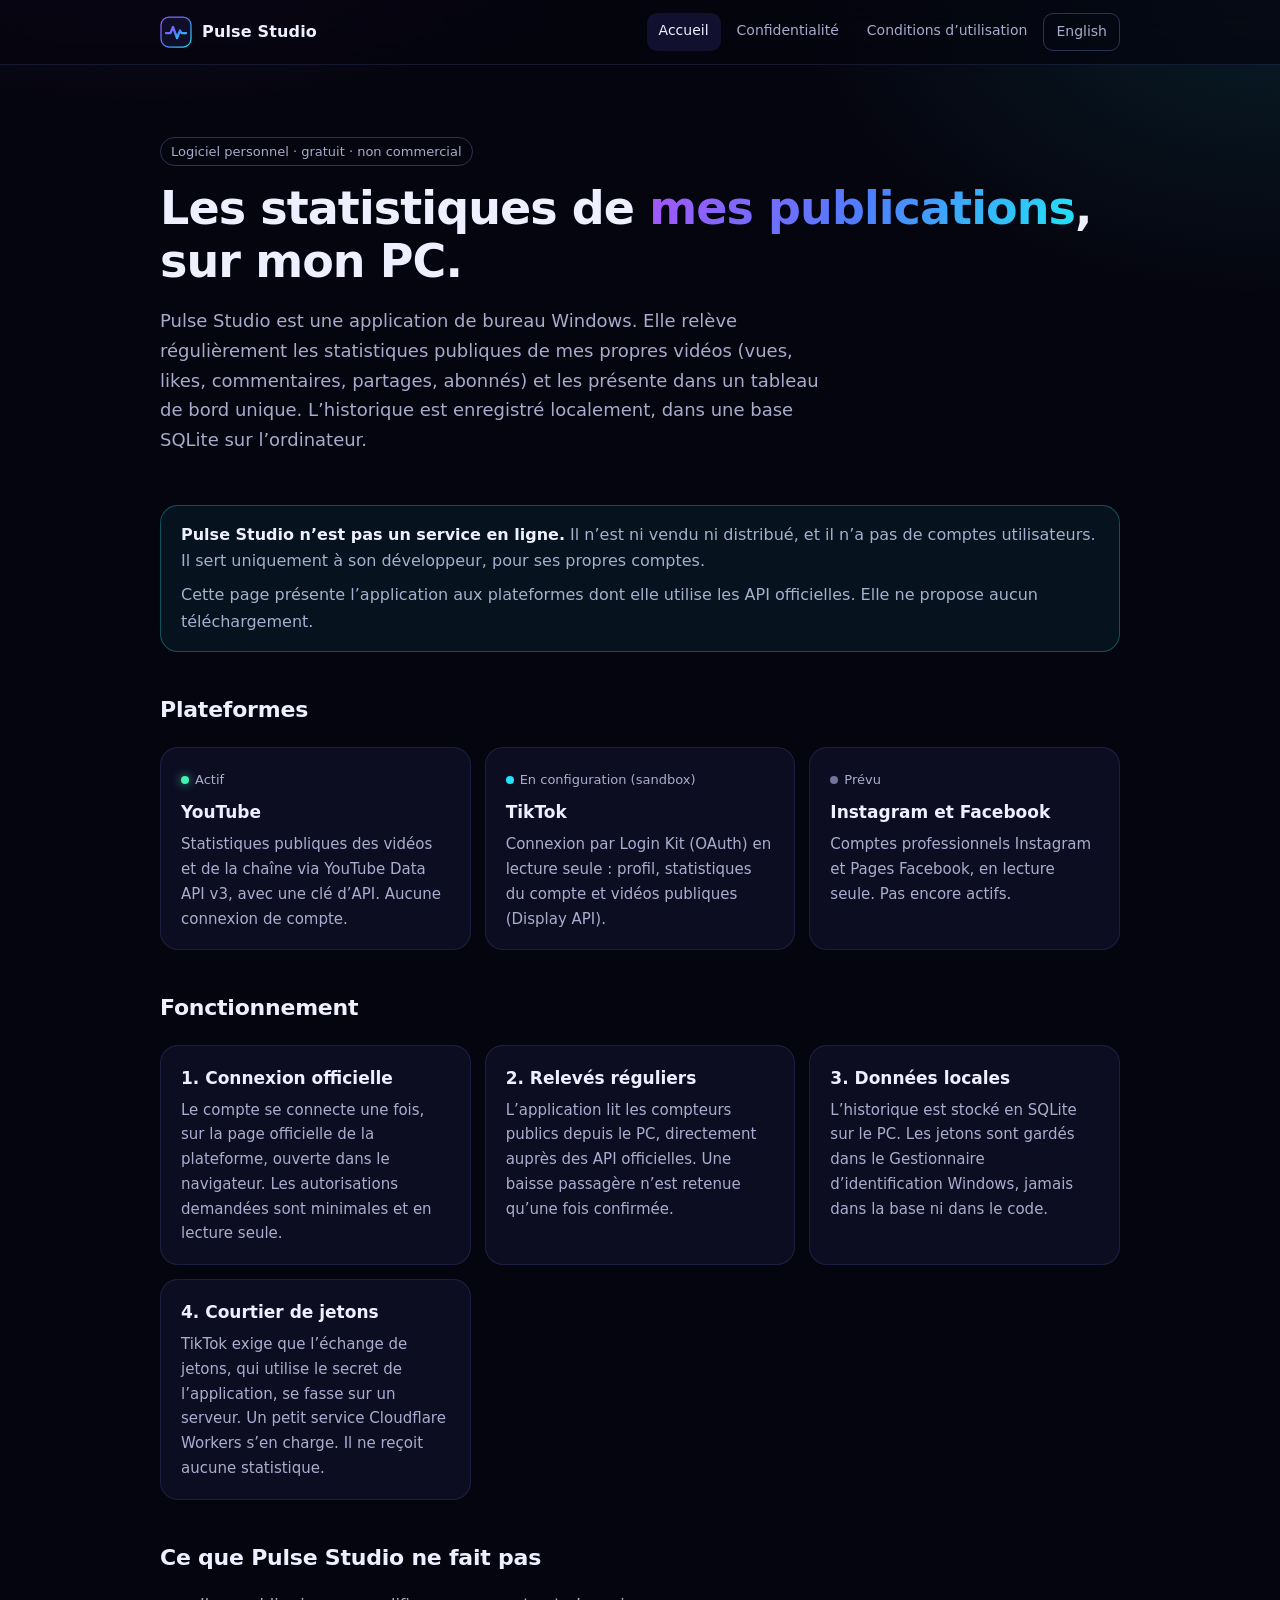
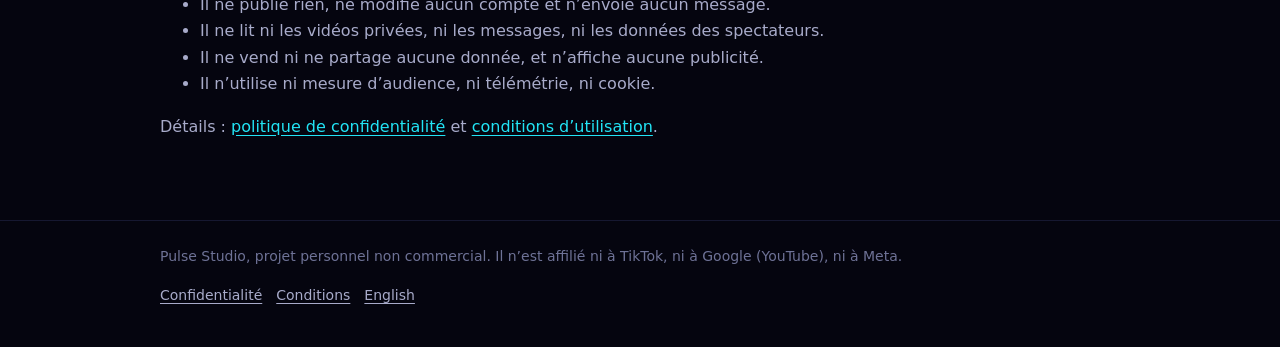
<file: index.html>
<!doctype html>
<html lang="fr">
<head>
  <meta charset="utf-8">
  <meta name="viewport" content="width=device-width, initial-scale=1">
  <title>Pulse Studio</title>
  <meta name="description" content="Pulse Studio : logiciel de bureau personnel qui suit les statistiques de mes propres publications YouTube et TikTok. Données stockées sur le PC.">
  <meta http-equiv="Content-Security-Policy" content="default-src 'self'; style-src 'self'; img-src 'self'; script-src 'none'; base-uri 'none'; form-action 'none'">
  <meta name="referrer" content="no-referrer">
  <link rel="icon" href="assets/icon.svg" type="image/svg+xml">
  <link rel="stylesheet" href="assets/style.css">
  <link rel="alternate" hreflang="en" href="en/index.html">
</head>
<body>
  <header class="top">
    <div class="wrap">
      <a class="brand" href="index.html"><img src="assets/icon.svg" alt="" width="32" height="32"> Pulse Studio</a>
      <nav class="nav" aria-label="Navigation">
        <a href="index.html" aria-current="page">Accueil</a>
        <a href="confidentialite.html">Confidentialité</a>
        <a href="conditions.html">Conditions d’utilisation</a>
        <a class="lang" href="en/index.html" hreflang="en" lang="en">English</a>
      </nav>
    </div>
  </header>

  <main class="wrap">
    <section class="hero">
      <span class="eyebrow">Logiciel personnel · gratuit · non commercial</span>
      <h1>Les statistiques de <span class="grad">mes publications</span>, sur mon PC.</h1>
      <p class="lead">
        Pulse Studio est une application de bureau Windows. Elle relève régulièrement les statistiques publiques de mes
        propres vidéos (vues, likes, commentaires, partages, abonnés) et les présente dans un tableau de bord unique.
        L’historique est enregistré localement, dans une base SQLite sur l’ordinateur.
      </p>
    </section>

    <div class="note">
      <p><strong>Pulse Studio n’est pas un service en ligne.</strong> Il n’est ni vendu ni distribué, et il n’a pas de comptes
        utilisateurs. Il sert uniquement à son développeur, pour ses propres comptes.</p>
      <p>Cette page présente l’application aux plateformes dont elle utilise les API officielles. Elle ne propose aucun téléchargement.</p>
    </div>

    <h2>Plateformes</h2>
    <div class="cards">
      <article class="card">
        <span class="status is-on">Actif</span>
        <h3>YouTube</h3>
        <p>Statistiques publiques des vidéos et de la chaîne via YouTube Data API v3, avec une clé d’API. Aucune connexion de compte.</p>
      </article>
      <article class="card">
        <span class="status is-setup">En configuration (sandbox)</span>
        <h3>TikTok</h3>
        <p>Connexion par Login Kit (OAuth) en lecture seule : profil, statistiques du compte et vidéos publiques (Display API).</p>
      </article>
      <article class="card">
        <span class="status">Prévu</span>
        <h3>Instagram et Facebook</h3>
        <p>Comptes professionnels Instagram et Pages Facebook, en lecture seule. Pas encore actifs.</p>
      </article>
    </div>

    <h2>Fonctionnement</h2>
    <div class="cards">
      <article class="card">
        <h3>1. Connexion officielle</h3>
        <p>Le compte se connecte une fois, sur la page officielle de la plateforme, ouverte dans le navigateur. Les autorisations
          demandées sont minimales et en lecture seule.</p>
      </article>
      <article class="card">
        <h3>2. Relevés réguliers</h3>
        <p>L’application lit les compteurs publics depuis le PC, directement auprès des API officielles. Une baisse passagère n’est
          retenue qu’une fois confirmée.</p>
      </article>
      <article class="card">
        <h3>3. Données locales</h3>
        <p>L’historique est stocké en SQLite sur le PC. Les jetons sont gardés dans le Gestionnaire d’identification Windows, jamais
          dans la base ni dans le code.</p>
      </article>
      <article class="card">
        <h3>4. Courtier de jetons</h3>
        <p>TikTok exige que l’échange de jetons, qui utilise le secret de l’application, se fasse sur un serveur. Un petit service
          Cloudflare Workers s’en charge. Il ne reçoit aucune statistique.</p>
      </article>
    </div>

    <h2>Ce que Pulse Studio ne fait pas</h2>
    <ul>
      <li>Il ne publie rien, ne modifie aucun compte et n’envoie aucun message.</li>
      <li>Il ne lit ni les vidéos privées, ni les messages, ni les données des spectateurs.</li>
      <li>Il ne vend ni ne partage aucune donnée, et n’affiche aucune publicité.</li>
      <li>Il n’utilise ni mesure d’audience, ni télémétrie, ni cookie.</li>
    </ul>

    <p>Détails : <a href="confidentialite.html">politique de confidentialité</a> et <a href="conditions.html">conditions d’utilisation</a>.</p>
  </main>

  <footer>
    <div class="wrap">
      <p>Pulse Studio, projet personnel non commercial. Il n’est affilié ni à TikTok, ni à Google (YouTube), ni à Meta.</p>
      <nav aria-label="Pages légales">
        <a href="confidentialite.html">Confidentialité</a>
        <a href="conditions.html">Conditions</a>
        <a href="en/index.html" hreflang="en" lang="en">English</a>
      </nav>
    </div>
  </footer>
</body>
</html>
</file>
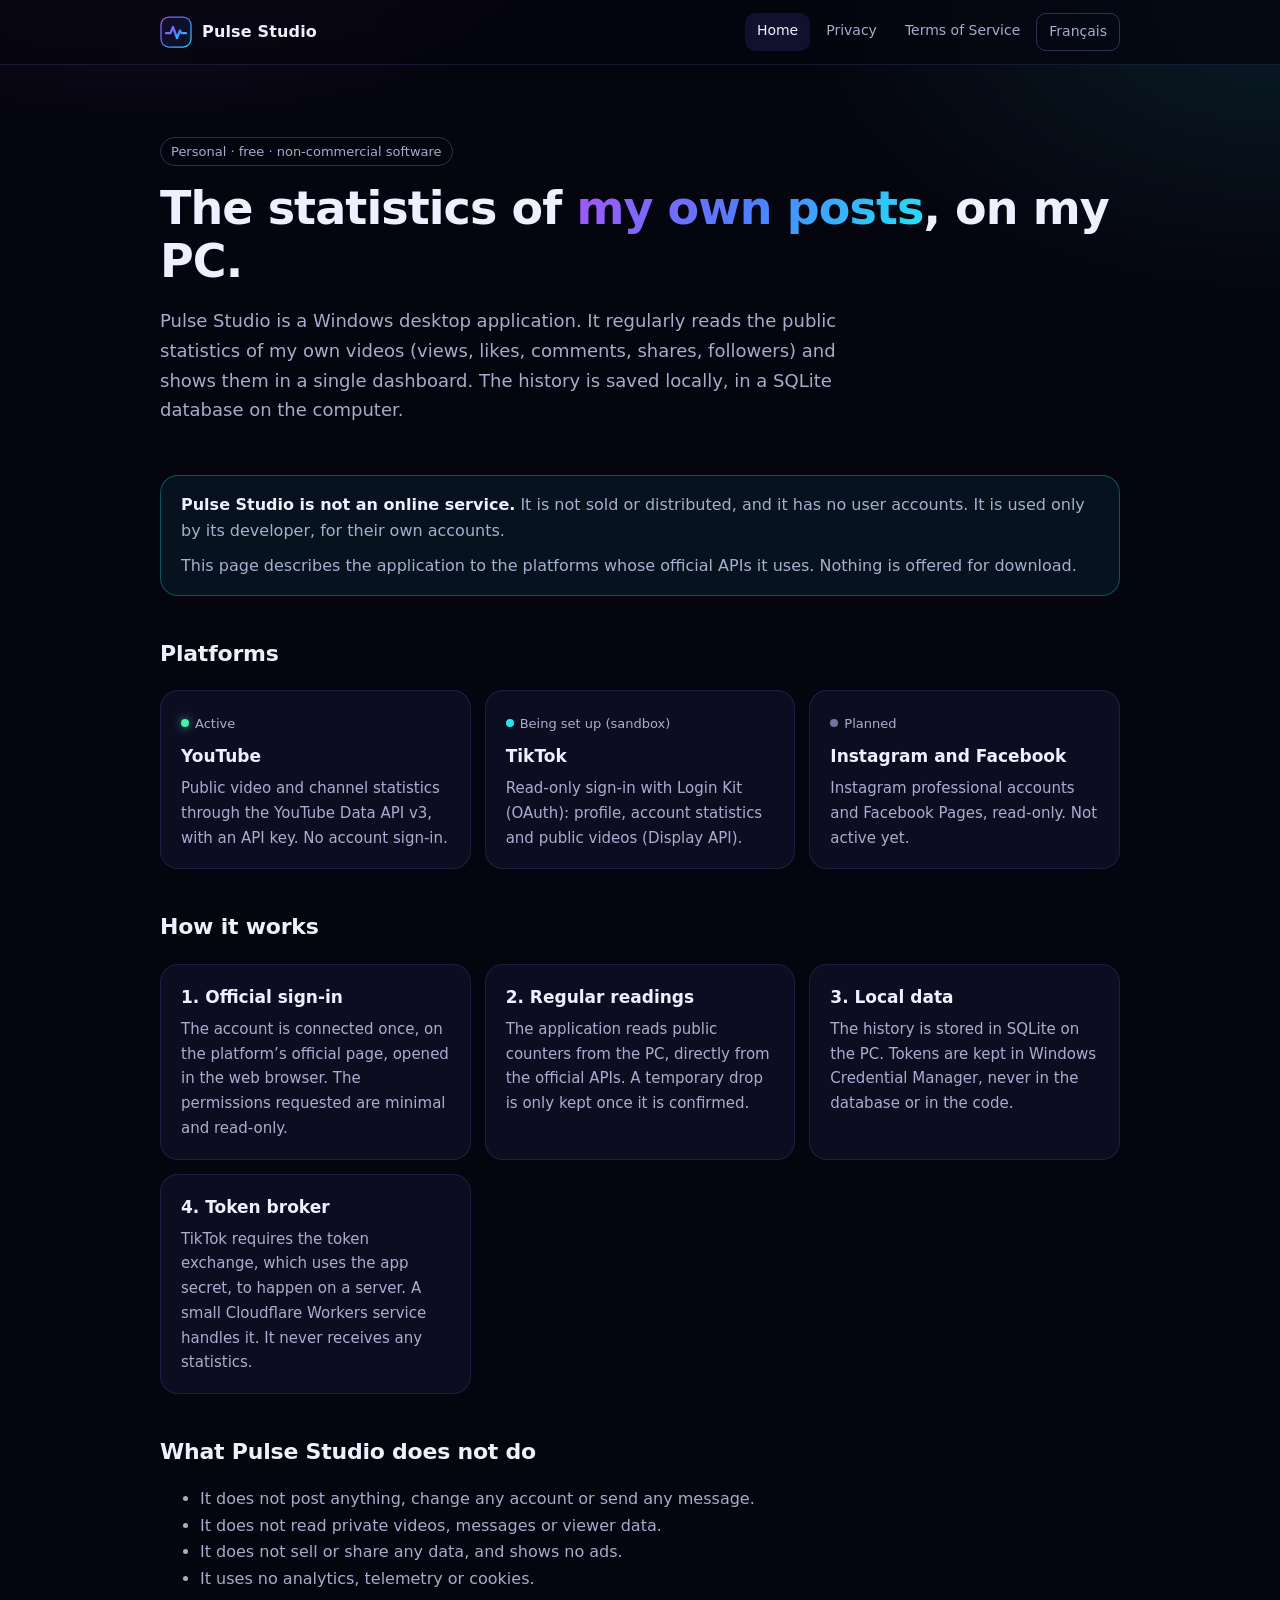
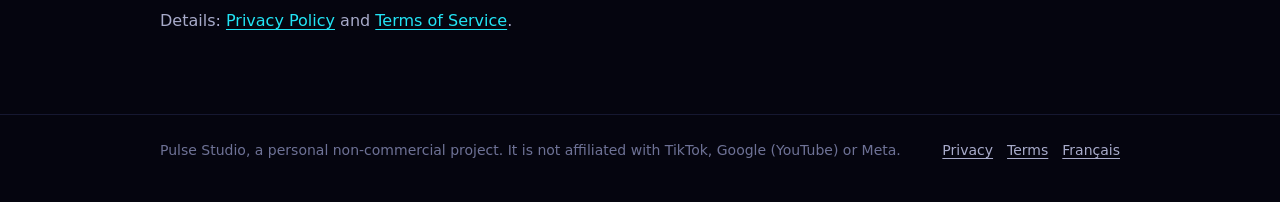
<file: en/index.html>
<!doctype html>
<html lang="en">
<head>
  <meta charset="utf-8">
  <meta name="viewport" content="width=device-width, initial-scale=1">
  <title>Pulse Studio</title>
  <meta name="description" content="Pulse Studio: a personal desktop app that tracks the statistics of my own YouTube and TikTok posts. Data stays on the PC.">
  <meta http-equiv="Content-Security-Policy" content="default-src 'self'; style-src 'self'; img-src 'self'; script-src 'none'; base-uri 'none'; form-action 'none'">
  <meta name="referrer" content="no-referrer">
  <link rel="icon" href="../assets/icon.svg" type="image/svg+xml">
  <link rel="stylesheet" href="../assets/style.css">
  <link rel="alternate" hreflang="fr" href="../index.html">
</head>
<body>
  <header class="top">
    <div class="wrap">
      <a class="brand" href="index.html"><img src="../assets/icon.svg" alt="" width="32" height="32"> Pulse Studio</a>
      <nav class="nav" aria-label="Navigation">
        <a href="index.html" aria-current="page">Home</a>
        <a href="privacy.html">Privacy</a>
        <a href="terms.html">Terms of Service</a>
        <a class="lang" href="../index.html" hreflang="fr" lang="fr">Français</a>
      </nav>
    </div>
  </header>

  <main class="wrap">
    <section class="hero">
      <span class="eyebrow">Personal · free · non-commercial software</span>
      <h1>The statistics of <span class="grad">my own posts</span>, on my PC.</h1>
      <p class="lead">
        Pulse Studio is a Windows desktop application. It regularly reads the public statistics of my own videos (views, likes,
        comments, shares, followers) and shows them in a single dashboard. The history is saved locally, in a SQLite database on
        the computer.
      </p>
    </section>

    <div class="note">
      <p><strong>Pulse Studio is not an online service.</strong> It is not sold or distributed, and it has no user accounts. It is
        used only by its developer, for their own accounts.</p>
      <p>This page describes the application to the platforms whose official APIs it uses. Nothing is offered for download.</p>
    </div>

    <h2>Platforms</h2>
    <div class="cards">
      <article class="card">
        <span class="status is-on">Active</span>
        <h3>YouTube</h3>
        <p>Public video and channel statistics through the YouTube Data API v3, with an API key. No account sign-in.</p>
      </article>
      <article class="card">
        <span class="status is-setup">Being set up (sandbox)</span>
        <h3>TikTok</h3>
        <p>Read-only sign-in with Login Kit (OAuth): profile, account statistics and public videos (Display API).</p>
      </article>
      <article class="card">
        <span class="status">Planned</span>
        <h3>Instagram and Facebook</h3>
        <p>Instagram professional accounts and Facebook Pages, read-only. Not active yet.</p>
      </article>
    </div>

    <h2>How it works</h2>
    <div class="cards">
      <article class="card">
        <h3>1. Official sign-in</h3>
        <p>The account is connected once, on the platform’s official page, opened in the web browser. The permissions requested are
          minimal and read-only.</p>
      </article>
      <article class="card">
        <h3>2. Regular readings</h3>
        <p>The application reads public counters from the PC, directly from the official APIs. A temporary drop is only kept once it
          is confirmed.</p>
      </article>
      <article class="card">
        <h3>3. Local data</h3>
        <p>The history is stored in SQLite on the PC. Tokens are kept in Windows Credential Manager, never in the database or in the
          code.</p>
      </article>
      <article class="card">
        <h3>4. Token broker</h3>
        <p>TikTok requires the token exchange, which uses the app secret, to happen on a server. A small Cloudflare Workers service
          handles it. It never receives any statistics.</p>
      </article>
    </div>

    <h2>What Pulse Studio does not do</h2>
    <ul>
      <li>It does not post anything, change any account or send any message.</li>
      <li>It does not read private videos, messages or viewer data.</li>
      <li>It does not sell or share any data, and shows no ads.</li>
      <li>It uses no analytics, telemetry or cookies.</li>
    </ul>

    <p>Details: <a href="privacy.html">Privacy Policy</a> and <a href="terms.html">Terms of Service</a>.</p>
  </main>

  <footer>
    <div class="wrap">
      <p>Pulse Studio, a personal non-commercial project. It is not affiliated with TikTok, Google (YouTube) or Meta.</p>
      <nav aria-label="Legal pages">
        <a href="privacy.html">Privacy</a>
        <a href="terms.html">Terms</a>
        <a href="../index.html" hreflang="fr" lang="fr">Français</a>
      </nav>
    </div>
  </footer>
</body>
</html>
</file>
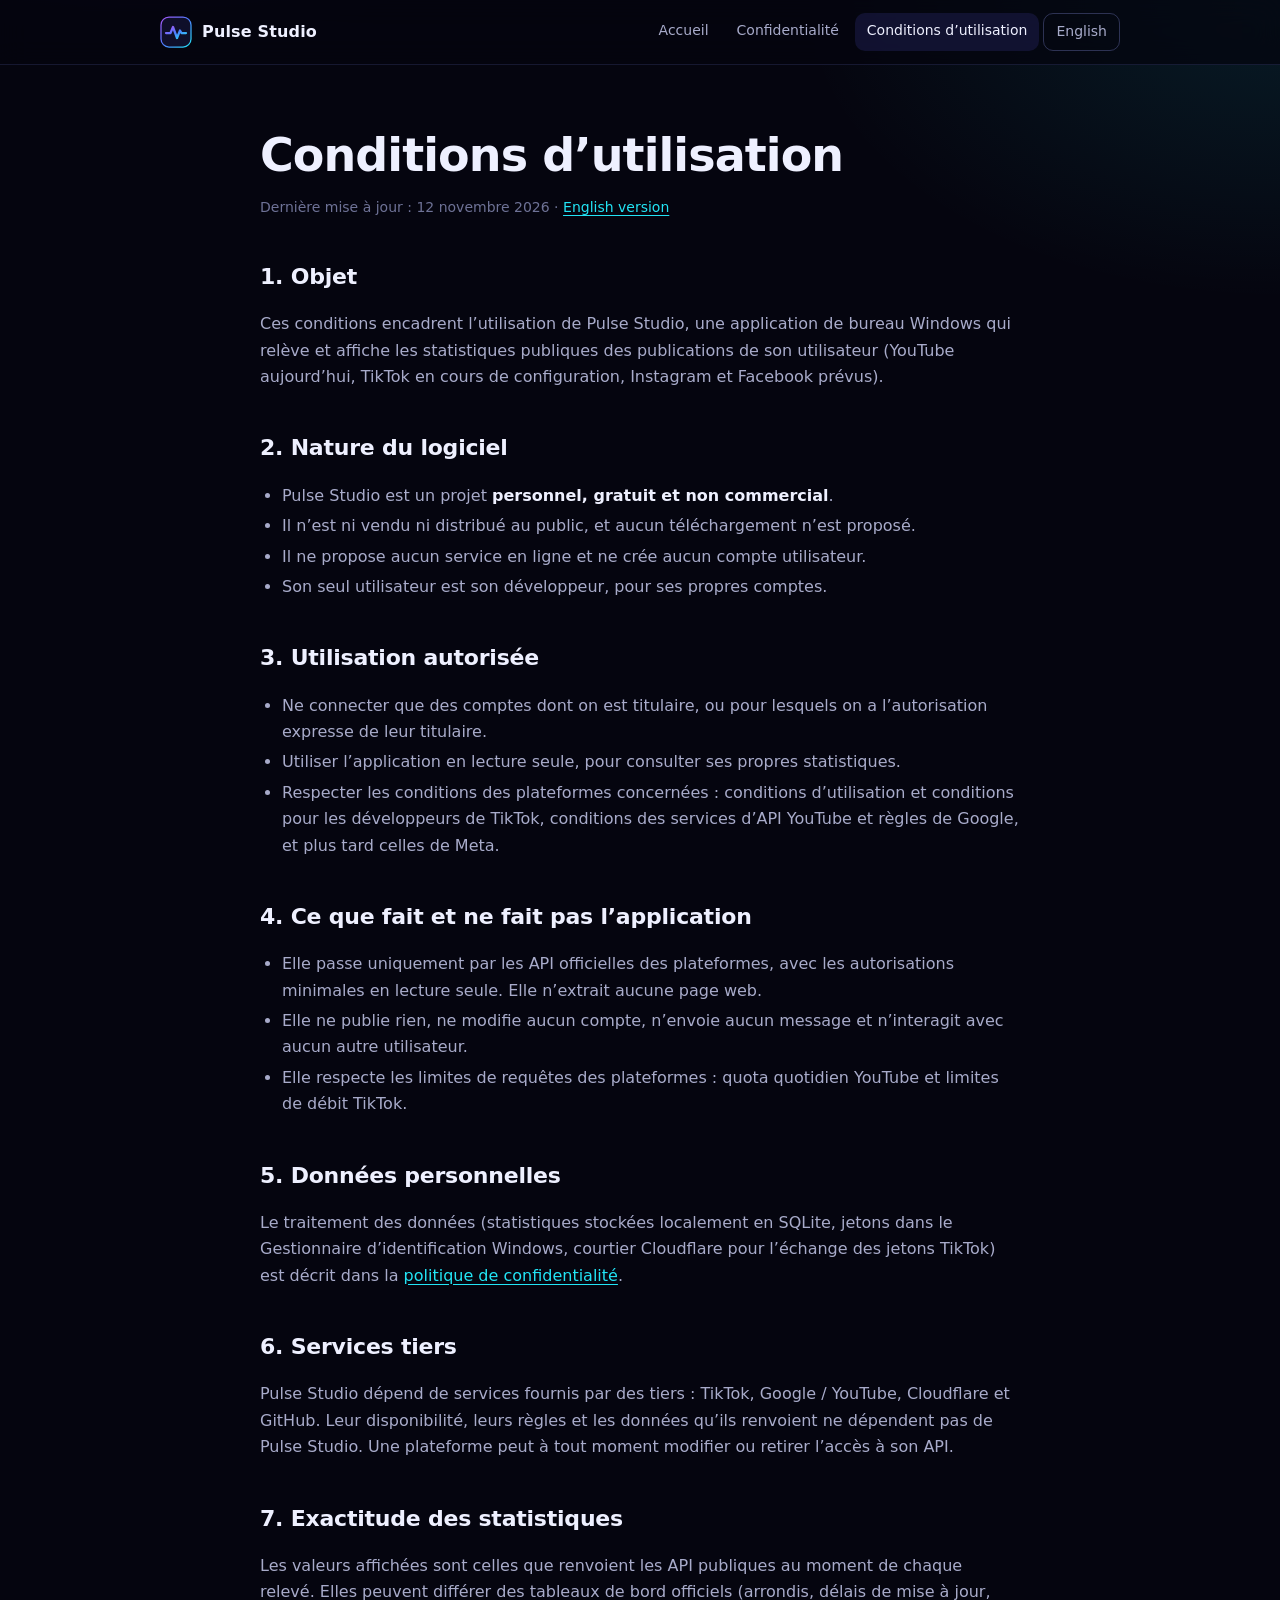
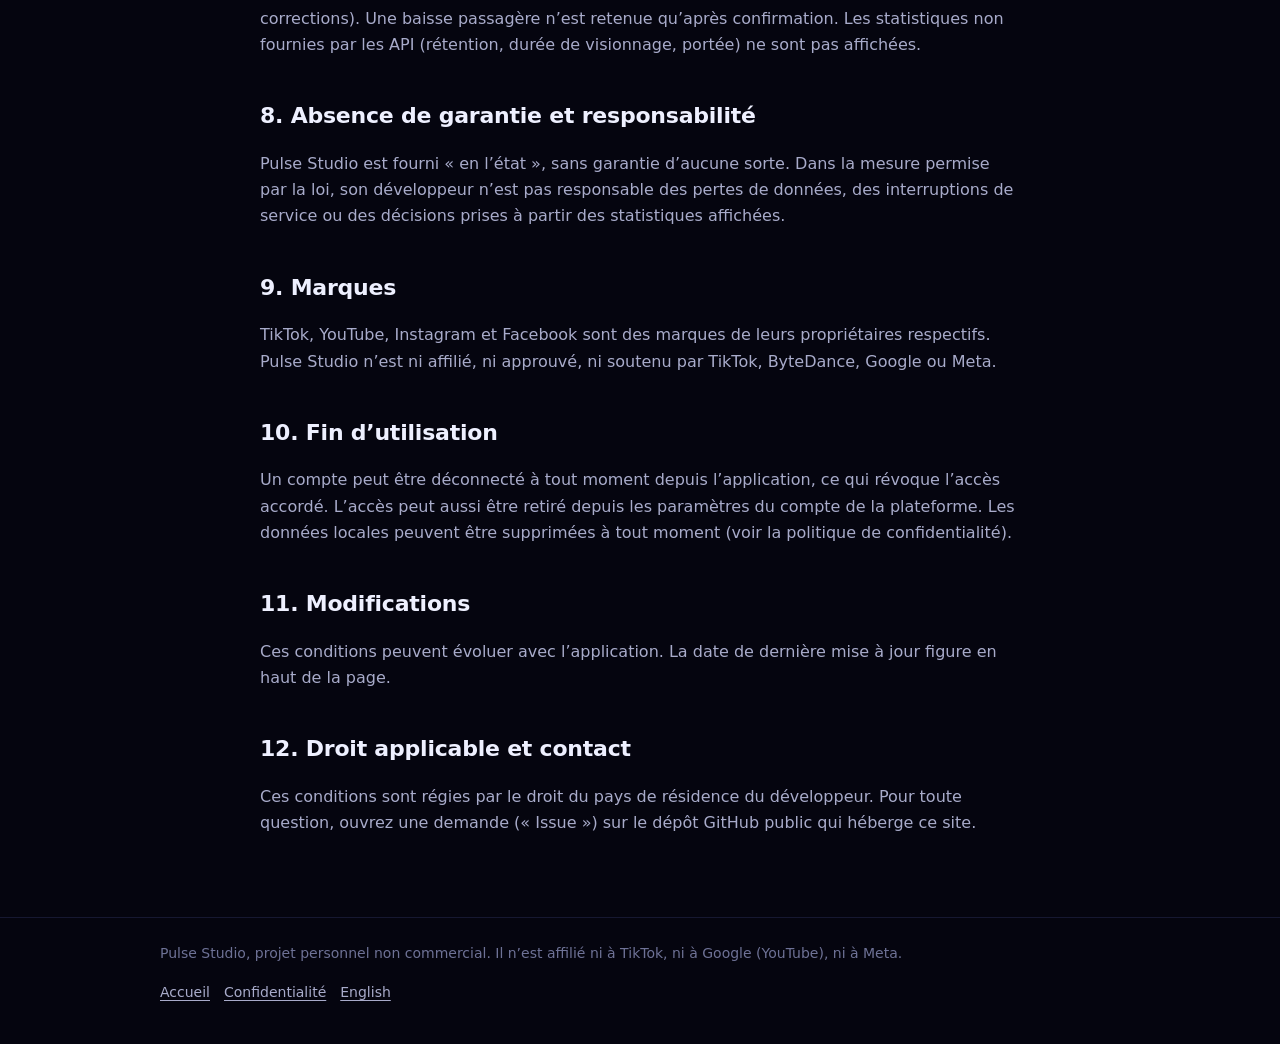
<file: conditions.html>
<!doctype html>
<html lang="fr">
<head>
  <meta charset="utf-8">
  <meta name="viewport" content="width=device-width, initial-scale=1">
  <title>Conditions d’utilisation · Pulse Studio</title>
  <meta name="description" content="Conditions d’utilisation de Pulse Studio, logiciel de bureau personnel, gratuit et non commercial.">
  <meta http-equiv="Content-Security-Policy" content="default-src 'self'; style-src 'self'; img-src 'self'; script-src 'none'; base-uri 'none'; form-action 'none'">
  <meta name="referrer" content="no-referrer">
  <link rel="icon" href="assets/icon.svg" type="image/svg+xml">
  <link rel="stylesheet" href="assets/style.css">
  <link rel="alternate" hreflang="en" href="en/terms.html">
</head>
<body>
  <header class="top">
    <div class="wrap">
      <a class="brand" href="index.html"><img src="assets/icon.svg" alt="" width="32" height="32"> Pulse Studio</a>
      <nav class="nav" aria-label="Navigation">
        <a href="index.html">Accueil</a>
        <a href="confidentialite.html">Confidentialité</a>
        <a href="conditions.html" aria-current="page">Conditions d’utilisation</a>
        <a class="lang" href="en/terms.html" hreflang="en" lang="en">English</a>
      </nav>
    </div>
  </header>

  <main class="wrap doc">
    <h1>Conditions d’utilisation</h1>
    <p class="meta">Dernière mise à jour : 12 novembre 2026 · <a href="en/terms.html" hreflang="en" lang="en">English version</a></p>

    <h2>1. Objet</h2>
    <p>Ces conditions encadrent l’utilisation de Pulse Studio, une application de bureau Windows qui relève et affiche les
      statistiques publiques des publications de son utilisateur (YouTube aujourd’hui, TikTok en cours de configuration, Instagram
      et Facebook prévus).</p>

    <h2>2. Nature du logiciel</h2>
    <ul>
      <li>Pulse Studio est un projet <strong>personnel, gratuit et non commercial</strong>.</li>
      <li>Il n’est ni vendu ni distribué au public, et aucun téléchargement n’est proposé.</li>
      <li>Il ne propose aucun service en ligne et ne crée aucun compte utilisateur.</li>
      <li>Son seul utilisateur est son développeur, pour ses propres comptes.</li>
    </ul>

    <h2>3. Utilisation autorisée</h2>
    <ul>
      <li>Ne connecter que des comptes dont on est titulaire, ou pour lesquels on a l’autorisation expresse de leur titulaire.</li>
      <li>Utiliser l’application en lecture seule, pour consulter ses propres statistiques.</li>
      <li>Respecter les conditions des plateformes concernées : conditions d’utilisation et conditions pour les développeurs de
        TikTok, conditions des services d’API YouTube et règles de Google, et plus tard celles de Meta.</li>
    </ul>

    <h2>4. Ce que fait et ne fait pas l’application</h2>
    <ul>
      <li>Elle passe uniquement par les API officielles des plateformes, avec les autorisations minimales en lecture seule. Elle
        n’extrait aucune page web.</li>
      <li>Elle ne publie rien, ne modifie aucun compte, n’envoie aucun message et n’interagit avec aucun autre utilisateur.</li>
      <li>Elle respecte les limites de requêtes des plateformes : quota quotidien YouTube et limites de débit TikTok.</li>
    </ul>

    <h2>5. Données personnelles</h2>
    <p>Le traitement des données (statistiques stockées localement en SQLite, jetons dans le Gestionnaire d’identification
      Windows, courtier Cloudflare pour l’échange des jetons TikTok) est décrit dans la
      <a href="confidentialite.html">politique de confidentialité</a>.</p>

    <h2>6. Services tiers</h2>
    <p>Pulse Studio dépend de services fournis par des tiers : TikTok, Google / YouTube, Cloudflare et GitHub. Leur disponibilité,
      leurs règles et les données qu’ils renvoient ne dépendent pas de Pulse Studio. Une plateforme peut à tout moment modifier ou
      retirer l’accès à son API.</p>

    <h2>7. Exactitude des statistiques</h2>
    <p>Les valeurs affichées sont celles que renvoient les API publiques au moment de chaque relevé. Elles peuvent différer des
      tableaux de bord officiels (arrondis, délais de mise à jour, corrections). Une baisse passagère n’est retenue qu’après
      confirmation. Les statistiques non fournies par les API (rétention, durée de visionnage, portée) ne sont pas affichées.</p>

    <h2>8. Absence de garantie et responsabilité</h2>
    <p>Pulse Studio est fourni « en l’état », sans garantie d’aucune sorte. Dans la mesure permise par la loi, son développeur
      n’est pas responsable des pertes de données, des interruptions de service ou des décisions prises à partir des statistiques
      affichées.</p>

    <h2>9. Marques</h2>
    <p>TikTok, YouTube, Instagram et Facebook sont des marques de leurs propriétaires respectifs. Pulse Studio n’est ni affilié,
      ni approuvé, ni soutenu par TikTok, ByteDance, Google ou Meta.</p>

    <h2>10. Fin d’utilisation</h2>
    <p>Un compte peut être déconnecté à tout moment depuis l’application, ce qui révoque l’accès accordé. L’accès peut aussi être
      retiré depuis les paramètres du compte de la plateforme. Les données locales peuvent être supprimées à tout moment (voir la
      politique de confidentialité).</p>

    <h2>11. Modifications</h2>
    <p>Ces conditions peuvent évoluer avec l’application. La date de dernière mise à jour figure en haut de la page.</p>

    <h2>12. Droit applicable et contact</h2>
    <p>Ces conditions sont régies par le droit du pays de résidence du développeur. Pour toute question, ouvrez une demande
      (« Issue ») sur le dépôt GitHub public qui héberge ce site.</p>
  </main>

  <footer>
    <div class="wrap">
      <p>Pulse Studio, projet personnel non commercial. Il n’est affilié ni à TikTok, ni à Google (YouTube), ni à Meta.</p>
      <nav aria-label="Pages légales">
        <a href="index.html">Accueil</a>
        <a href="confidentialite.html">Confidentialité</a>
        <a href="en/terms.html" hreflang="en" lang="en">English</a>
      </nav>
    </div>
  </footer>
</body>
</html>
</file>
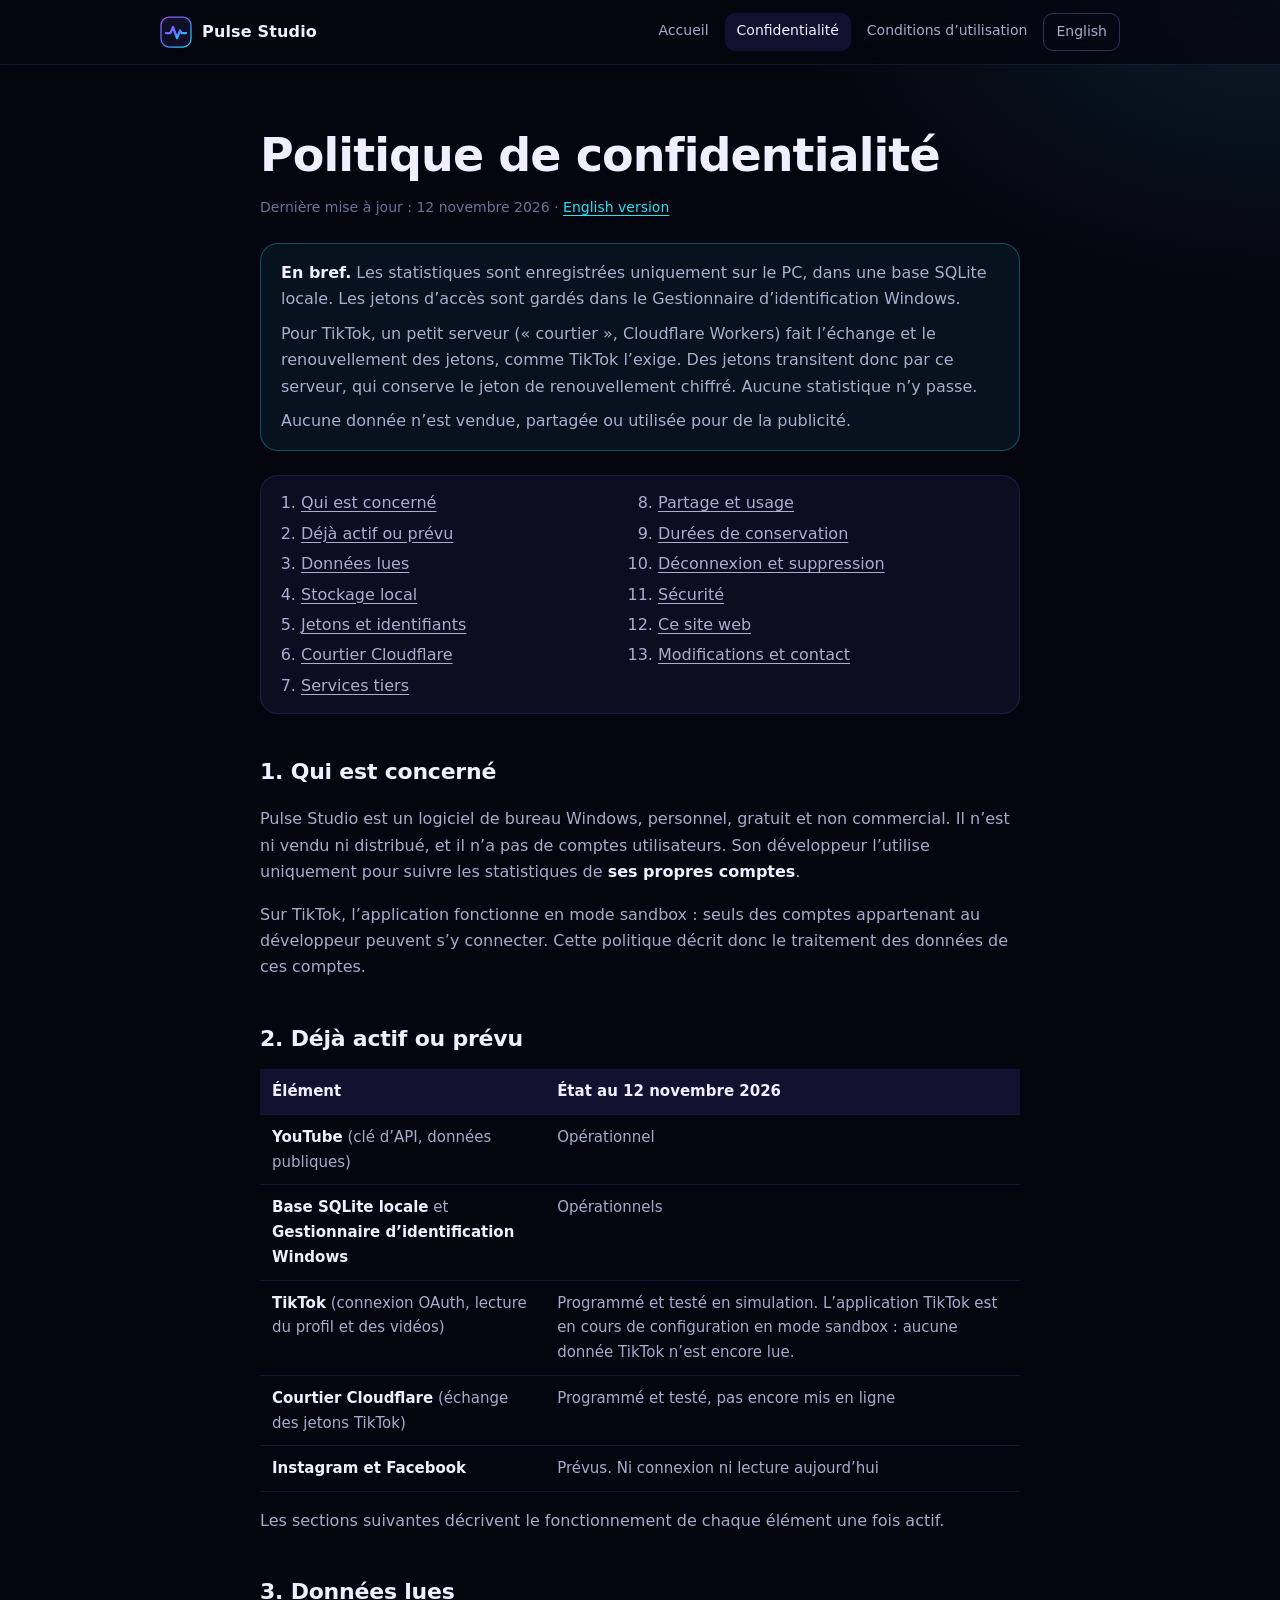
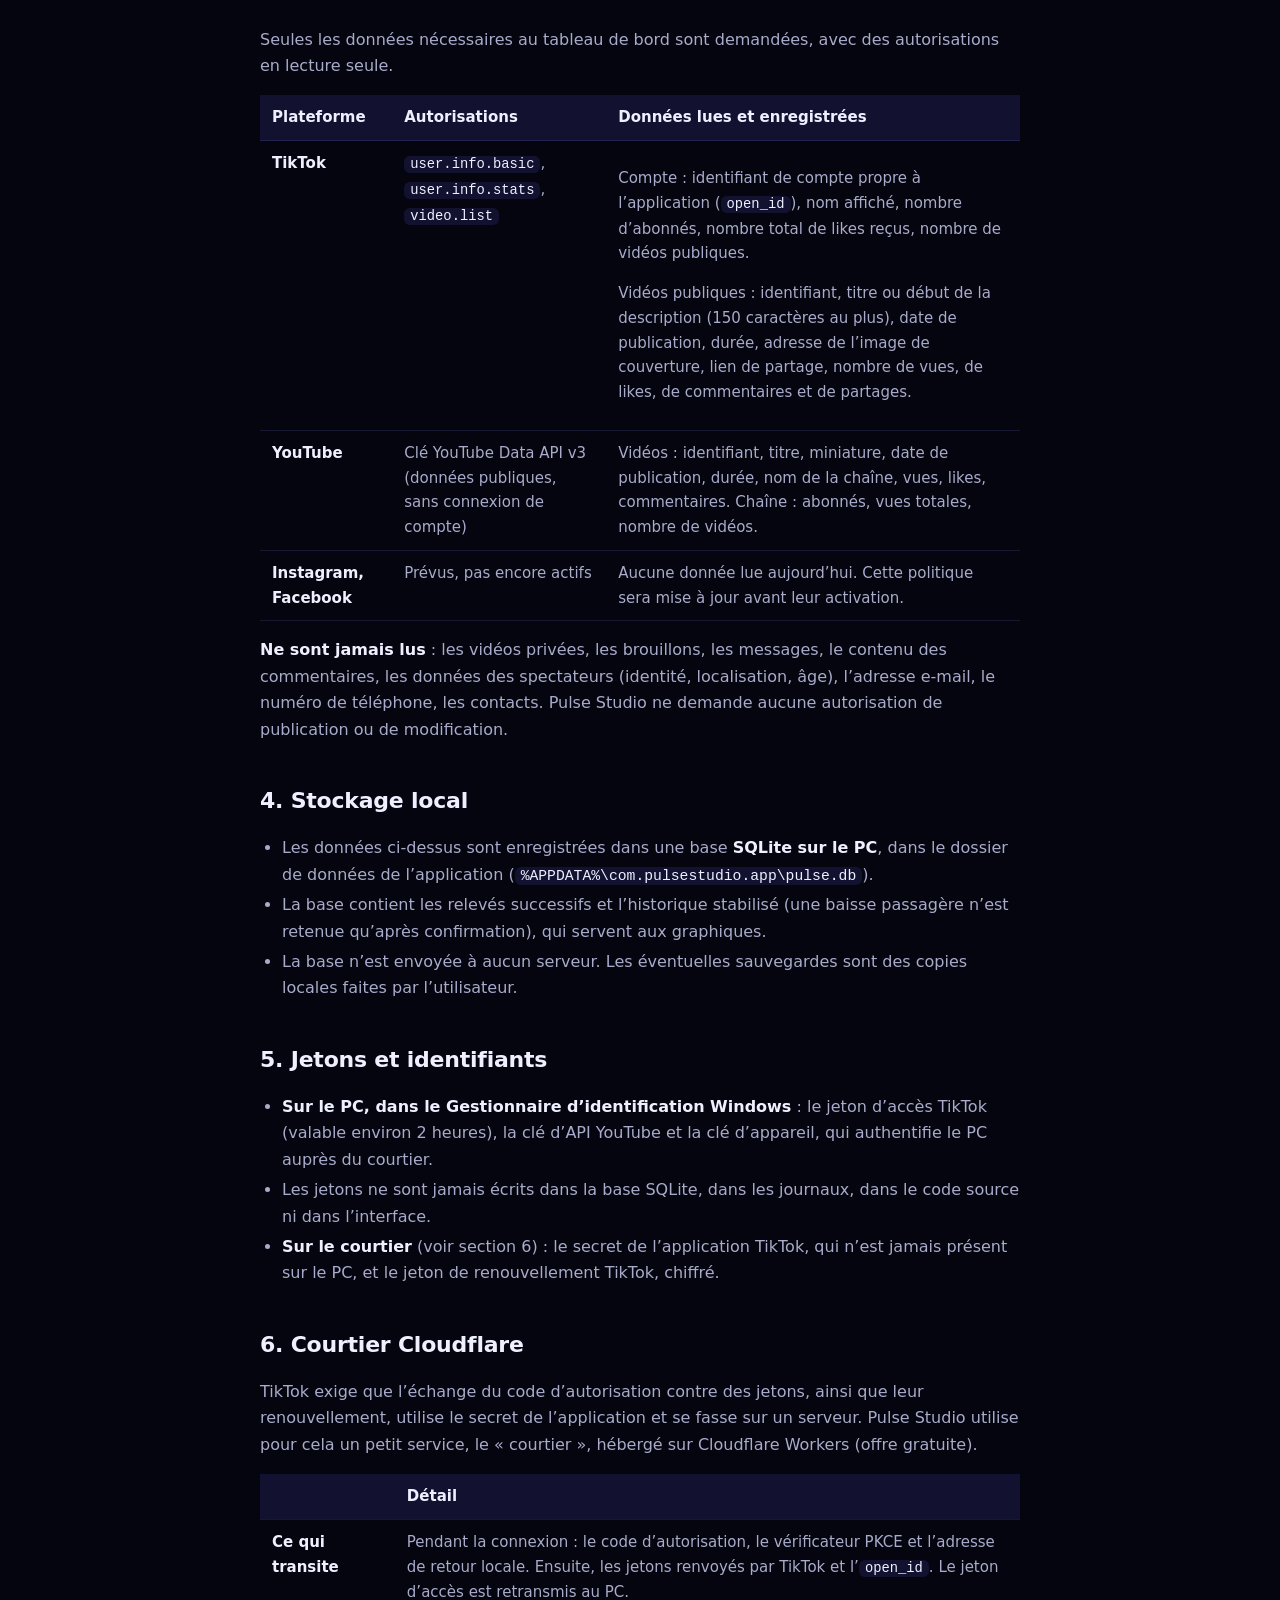
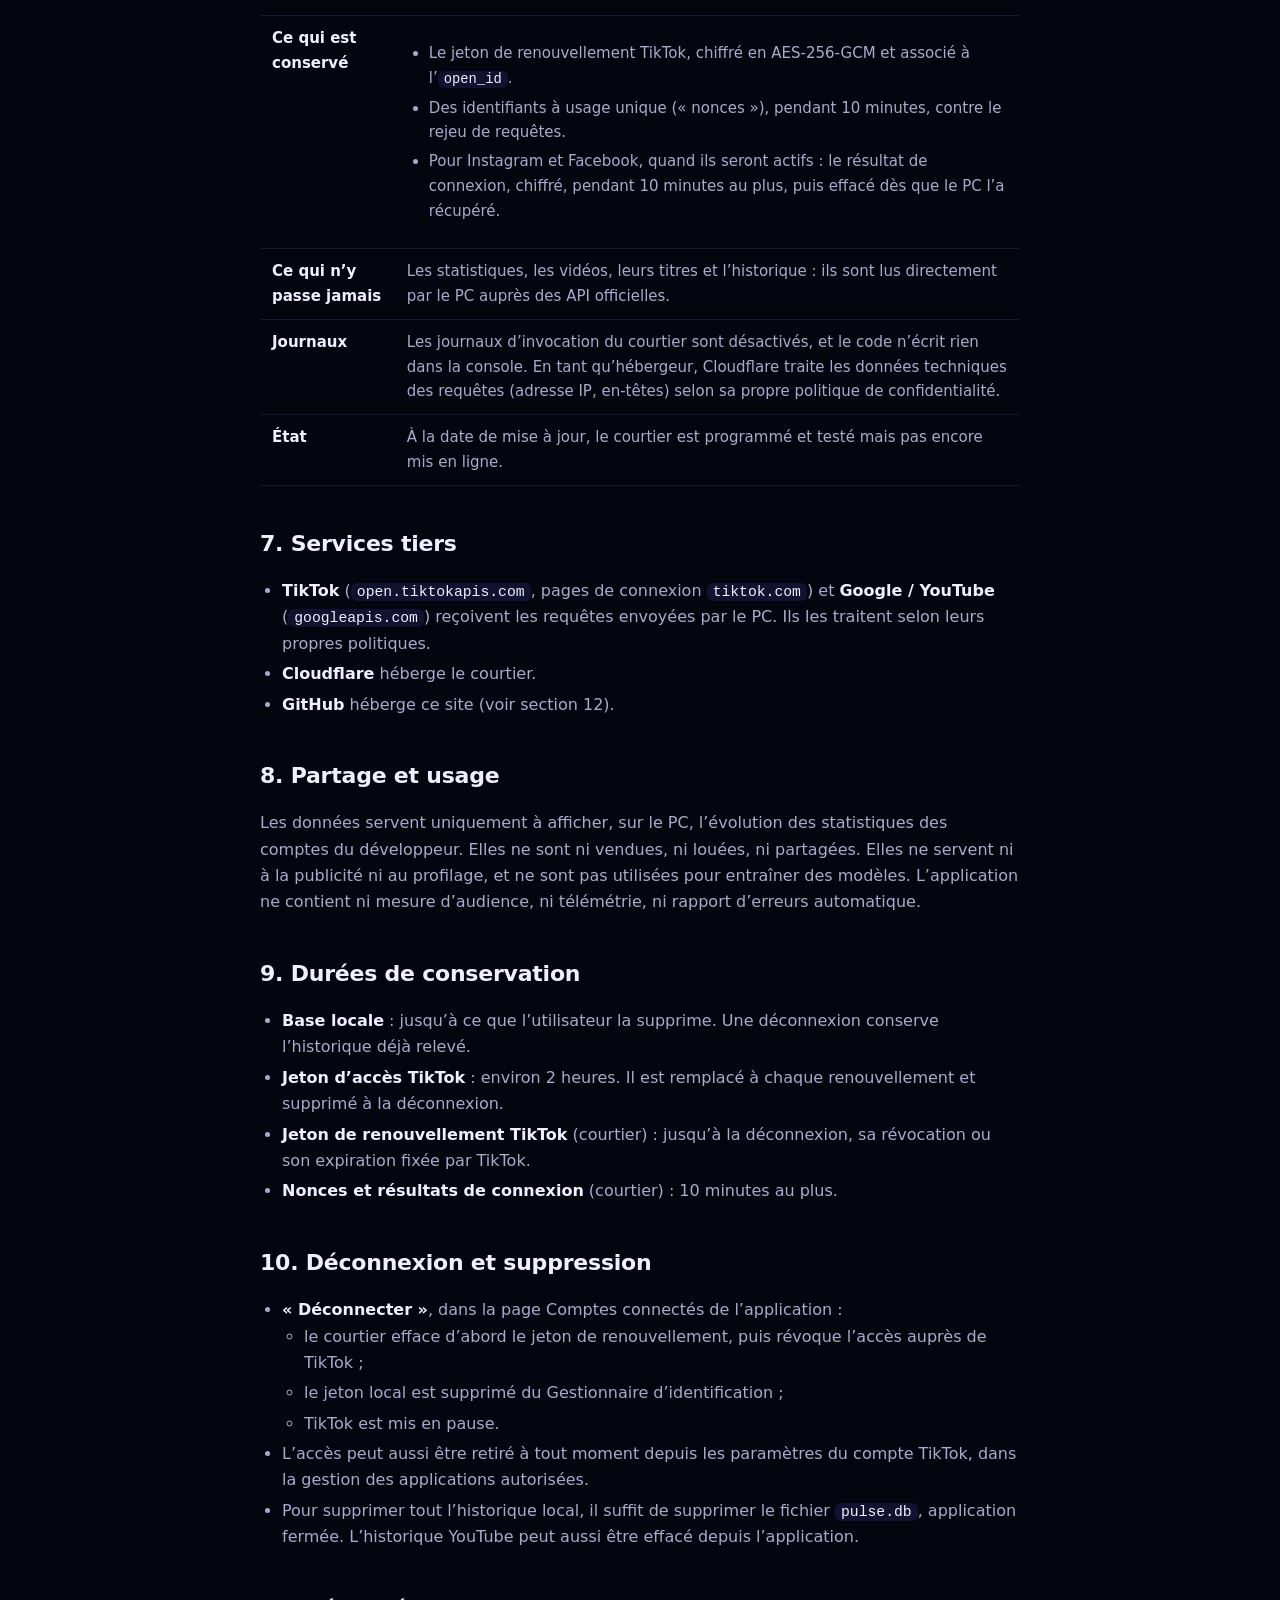
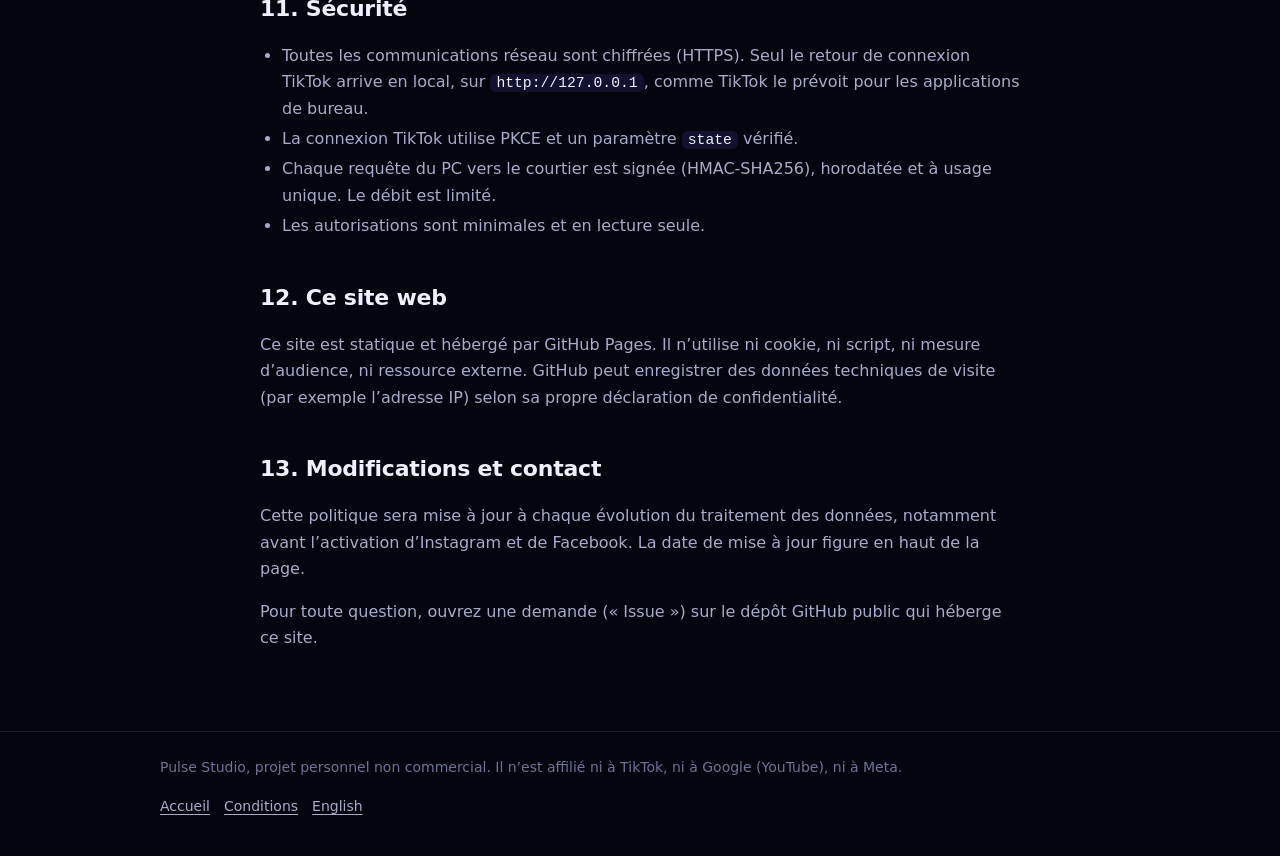
<file: confidentialite.html>
<!doctype html>
<html lang="fr">
<head>
  <meta charset="utf-8">
  <meta name="viewport" content="width=device-width, initial-scale=1">
  <title>Confidentialité · Pulse Studio</title>
  <meta name="description" content="Politique de confidentialité de Pulse Studio : données collectées, stockage local SQLite, jetons OAuth et courtier Cloudflare.">
  <meta http-equiv="Content-Security-Policy" content="default-src 'self'; style-src 'self'; img-src 'self'; script-src 'none'; base-uri 'none'; form-action 'none'">
  <meta name="referrer" content="no-referrer">
  <link rel="icon" href="assets/icon.svg" type="image/svg+xml">
  <link rel="stylesheet" href="assets/style.css">
  <link rel="alternate" hreflang="en" href="en/privacy.html">
</head>
<body>
  <header class="top">
    <div class="wrap">
      <a class="brand" href="index.html"><img src="assets/icon.svg" alt="" width="32" height="32"> Pulse Studio</a>
      <nav class="nav" aria-label="Navigation">
        <a href="index.html">Accueil</a>
        <a href="confidentialite.html" aria-current="page">Confidentialité</a>
        <a href="conditions.html">Conditions d’utilisation</a>
        <a class="lang" href="en/privacy.html" hreflang="en" lang="en">English</a>
      </nav>
    </div>
  </header>

  <main class="wrap doc">
    <h1>Politique de confidentialité</h1>
    <p class="meta">Dernière mise à jour : 12 novembre 2026 · <a href="en/privacy.html" hreflang="en" lang="en">English version</a></p>

    <div class="note">
      <p><strong>En bref.</strong> Les statistiques sont enregistrées uniquement sur le PC, dans une base SQLite locale. Les jetons
        d’accès sont gardés dans le Gestionnaire d’identification Windows.</p>
      <p>Pour TikTok, un petit serveur (« courtier », Cloudflare Workers) fait l’échange et le renouvellement des jetons, comme
        TikTok l’exige. Des jetons transitent donc par ce serveur, qui conserve le jeton de renouvellement chiffré. Aucune statistique
        n’y passe.</p>
      <p>Aucune donnée n’est vendue, partagée ou utilisée pour de la publicité.</p>
    </div>

    <nav class="toc" aria-label="Sommaire">
      <ol>
        <li><a href="#portee">Qui est concerné</a></li>
        <li><a href="#etat">Déjà actif ou prévu</a></li>
        <li><a href="#donnees">Données lues</a></li>
        <li><a href="#stockage">Stockage local</a></li>
        <li><a href="#jetons">Jetons et identifiants</a></li>
        <li><a href="#courtier">Courtier Cloudflare</a></li>
        <li><a href="#tiers">Services tiers</a></li>
        <li><a href="#partage">Partage et usage</a></li>
        <li><a href="#duree">Durées de conservation</a></li>
        <li><a href="#choix">Déconnexion et suppression</a></li>
        <li><a href="#securite">Sécurité</a></li>
        <li><a href="#site">Ce site web</a></li>
        <li><a href="#contact">Modifications et contact</a></li>
      </ol>
    </nav>

    <h2 id="portee">1. Qui est concerné</h2>
    <p>Pulse Studio est un logiciel de bureau Windows, personnel, gratuit et non commercial. Il n’est ni vendu ni distribué, et il
      n’a pas de comptes utilisateurs. Son développeur l’utilise uniquement pour suivre les statistiques de <strong>ses propres
      comptes</strong>.</p>
    <p>Sur TikTok, l’application fonctionne en mode sandbox : seuls des comptes appartenant au développeur peuvent s’y connecter.
      Cette politique décrit donc le traitement des données de ces comptes.</p>

    <h2 id="etat">2. Déjà actif ou prévu</h2>
    <table>
      <thead><tr><th>Élément</th><th>État au 12 novembre 2026</th></tr></thead>
      <tbody>
        <tr><td><strong>YouTube</strong> (clé d’API, données publiques)</td><td>Opérationnel</td></tr>
        <tr><td><strong>Base SQLite locale</strong> et <strong>Gestionnaire d’identification Windows</strong></td><td>Opérationnels</td></tr>
        <tr><td><strong>TikTok</strong> (connexion OAuth, lecture du profil et des vidéos)</td><td>Programmé et testé en simulation. L’application TikTok est en cours de configuration en mode sandbox : aucune donnée TikTok n’est encore lue.</td></tr>
        <tr><td><strong>Courtier Cloudflare</strong> (échange des jetons TikTok)</td><td>Programmé et testé, pas encore mis en ligne</td></tr>
        <tr><td><strong>Instagram et Facebook</strong></td><td>Prévus. Ni connexion ni lecture aujourd’hui</td></tr>
      </tbody>
    </table>
    <p>Les sections suivantes décrivent le fonctionnement de chaque élément une fois actif.</p>

    <h2 id="donnees">3. Données lues</h2>
    <p>Seules les données nécessaires au tableau de bord sont demandées, avec des autorisations en lecture seule.</p>
    <table>
      <thead><tr><th>Plateforme</th><th>Autorisations</th><th>Données lues et enregistrées</th></tr></thead>
      <tbody>
        <tr>
          <td><strong>TikTok</strong></td>
          <td><code>user.info.basic</code>, <code>user.info.stats</code>, <code>video.list</code></td>
          <td>
            <p>Compte : identifiant de compte propre à l’application (<code>open_id</code>), nom affiché, nombre d’abonnés, nombre
              total de likes reçus, nombre de vidéos publiques.</p>
            <p>Vidéos publiques : identifiant, titre ou début de la description (150 caractères au plus), date de publication,
              durée, adresse de l’image de couverture, lien de partage, nombre de vues, de likes, de commentaires et de partages.</p>
          </td>
        </tr>
        <tr>
          <td><strong>YouTube</strong></td>
          <td>Clé YouTube Data API v3 (données publiques, sans connexion de compte)</td>
          <td>Vidéos : identifiant, titre, miniature, date de publication, durée, nom de la chaîne, vues, likes, commentaires.
            Chaîne : abonnés, vues totales, nombre de vidéos.</td>
        </tr>
        <tr>
          <td><strong>Instagram, Facebook</strong></td>
          <td>Prévus, pas encore actifs</td>
          <td>Aucune donnée lue aujourd’hui. Cette politique sera mise à jour avant leur activation.</td>
        </tr>
      </tbody>
    </table>
    <p><strong>Ne sont jamais lus</strong> : les vidéos privées, les brouillons, les messages, le contenu des commentaires, les
      données des spectateurs (identité, localisation, âge), l’adresse e-mail, le numéro de téléphone, les contacts. Pulse Studio
      ne demande aucune autorisation de publication ou de modification.</p>

    <h2 id="stockage">4. Stockage local</h2>
    <ul>
      <li>Les données ci-dessus sont enregistrées dans une base <strong>SQLite sur le PC</strong>, dans le dossier de données de
        l’application (<code>%APPDATA%\com.pulsestudio.app\pulse.db</code>).</li>
      <li>La base contient les relevés successifs et l’historique stabilisé (une baisse passagère n’est retenue qu’après
        confirmation), qui servent aux graphiques.</li>
      <li>La base n’est envoyée à aucun serveur. Les éventuelles sauvegardes sont des copies locales faites par l’utilisateur.</li>
    </ul>

    <h2 id="jetons">5. Jetons et identifiants</h2>
    <ul>
      <li><strong>Sur le PC, dans le Gestionnaire d’identification Windows</strong> : le jeton d’accès TikTok (valable environ
        2 heures), la clé d’API YouTube et la clé d’appareil, qui authentifie le PC auprès du courtier.</li>
      <li>Les jetons ne sont jamais écrits dans la base SQLite, dans les journaux, dans le code source ni dans l’interface.</li>
      <li><strong>Sur le courtier</strong> (voir section 6) : le secret de l’application TikTok, qui n’est jamais présent sur le
        PC, et le jeton de renouvellement TikTok, chiffré.</li>
    </ul>

    <h2 id="courtier">6. Courtier Cloudflare</h2>
    <p>TikTok exige que l’échange du code d’autorisation contre des jetons, ainsi que leur renouvellement, utilise le secret de
      l’application et se fasse sur un serveur. Pulse Studio utilise pour cela un petit service, le « courtier », hébergé sur
      Cloudflare Workers (offre gratuite).</p>
    <table>
      <thead><tr><th></th><th>Détail</th></tr></thead>
      <tbody>
        <tr>
          <td><strong>Ce qui transite</strong></td>
          <td>Pendant la connexion : le code d’autorisation, le vérificateur PKCE et l’adresse de retour locale. Ensuite, les jetons
            renvoyés par TikTok et l’<code>open_id</code>. Le jeton d’accès est retransmis au PC.</td>
        </tr>
        <tr>
          <td><strong>Ce qui est conservé</strong></td>
          <td>
            <ul>
              <li>Le jeton de renouvellement TikTok, chiffré en AES-256-GCM et associé à l’<code>open_id</code>.</li>
              <li>Des identifiants à usage unique (« nonces »), pendant 10 minutes, contre le rejeu de requêtes.</li>
              <li>Pour Instagram et Facebook, quand ils seront actifs : le résultat de connexion, chiffré, pendant 10 minutes au
                plus, puis effacé dès que le PC l’a récupéré.</li>
            </ul>
          </td>
        </tr>
        <tr>
          <td><strong>Ce qui n’y passe jamais</strong></td>
          <td>Les statistiques, les vidéos, leurs titres et l’historique : ils sont lus directement par le PC auprès des API
            officielles.</td>
        </tr>
        <tr>
          <td><strong>Journaux</strong></td>
          <td>Les journaux d’invocation du courtier sont désactivés, et le code n’écrit rien dans la console. En tant qu’hébergeur,
            Cloudflare traite les données techniques des requêtes (adresse IP, en-têtes) selon sa propre politique de
            confidentialité.</td>
        </tr>
        <tr>
          <td><strong>État</strong></td>
          <td>À la date de mise à jour, le courtier est programmé et testé mais pas encore mis en ligne.</td>
        </tr>
      </tbody>
    </table>

    <h2 id="tiers">7. Services tiers</h2>
    <ul>
      <li><strong>TikTok</strong> (<code>open.tiktokapis.com</code>, pages de connexion <code>tiktok.com</code>) et
        <strong>Google / YouTube</strong> (<code>googleapis.com</code>) reçoivent les requêtes envoyées par le PC. Ils les traitent
        selon leurs propres politiques.</li>
      <li><strong>Cloudflare</strong> héberge le courtier.</li>
      <li><strong>GitHub</strong> héberge ce site (voir section 12).</li>
    </ul>

    <h2 id="partage">8. Partage et usage</h2>
    <p>Les données servent uniquement à afficher, sur le PC, l’évolution des statistiques des comptes du développeur. Elles ne sont
      ni vendues, ni louées, ni partagées. Elles ne servent ni à la publicité ni au profilage, et ne sont pas utilisées pour
      entraîner des modèles. L’application ne contient ni mesure d’audience, ni télémétrie, ni rapport d’erreurs automatique.</p>

    <h2 id="duree">9. Durées de conservation</h2>
    <ul>
      <li><strong>Base locale</strong> : jusqu’à ce que l’utilisateur la supprime. Une déconnexion conserve l’historique déjà
        relevé.</li>
      <li><strong>Jeton d’accès TikTok</strong> : environ 2 heures. Il est remplacé à chaque renouvellement et supprimé à la
        déconnexion.</li>
      <li><strong>Jeton de renouvellement TikTok</strong> (courtier) : jusqu’à la déconnexion, sa révocation ou son expiration
        fixée par TikTok.</li>
      <li><strong>Nonces et résultats de connexion</strong> (courtier) : 10 minutes au plus.</li>
    </ul>

    <h2 id="choix">10. Déconnexion et suppression</h2>
    <ul>
      <li><strong>« Déconnecter »</strong>, dans la page Comptes connectés de l’application :
        <ul>
          <li>le courtier efface d’abord le jeton de renouvellement, puis révoque l’accès auprès de TikTok ;</li>
          <li>le jeton local est supprimé du Gestionnaire d’identification ;</li>
          <li>TikTok est mis en pause.</li>
        </ul>
      </li>
      <li>L’accès peut aussi être retiré à tout moment depuis les paramètres du compte TikTok, dans la gestion des applications
        autorisées.</li>
      <li>Pour supprimer tout l’historique local, il suffit de supprimer le fichier <code>pulse.db</code>, application fermée.
        L’historique YouTube peut aussi être effacé depuis l’application.</li>
    </ul>

    <h2 id="securite">11. Sécurité</h2>
    <ul>
      <li>Toutes les communications réseau sont chiffrées (HTTPS). Seul le retour de connexion TikTok arrive en local, sur
        <code>http://127.0.0.1</code>, comme TikTok le prévoit pour les applications de bureau.</li>
      <li>La connexion TikTok utilise PKCE et un paramètre <code>state</code> vérifié.</li>
      <li>Chaque requête du PC vers le courtier est signée (HMAC-SHA256), horodatée et à usage unique. Le débit est limité.</li>
      <li>Les autorisations sont minimales et en lecture seule.</li>
    </ul>

    <h2 id="site">12. Ce site web</h2>
    <p>Ce site est statique et hébergé par GitHub Pages. Il n’utilise ni cookie, ni script, ni mesure d’audience, ni ressource
      externe. GitHub peut enregistrer des données techniques de visite (par exemple l’adresse IP) selon sa propre déclaration de
      confidentialité.</p>

    <h2 id="contact">13. Modifications et contact</h2>
    <p>Cette politique sera mise à jour à chaque évolution du traitement des données, notamment avant l’activation d’Instagram et
      de Facebook. La date de mise à jour figure en haut de la page.</p>
    <p>Pour toute question, ouvrez une demande (« Issue ») sur le dépôt GitHub public qui héberge ce site.</p>
  </main>

  <footer>
    <div class="wrap">
      <p>Pulse Studio, projet personnel non commercial. Il n’est affilié ni à TikTok, ni à Google (YouTube), ni à Meta.</p>
      <nav aria-label="Pages légales">
        <a href="index.html">Accueil</a>
        <a href="conditions.html">Conditions</a>
        <a href="en/privacy.html" hreflang="en" lang="en">English</a>
      </nav>
    </div>
  </footer>
</body>
</html>
</file>
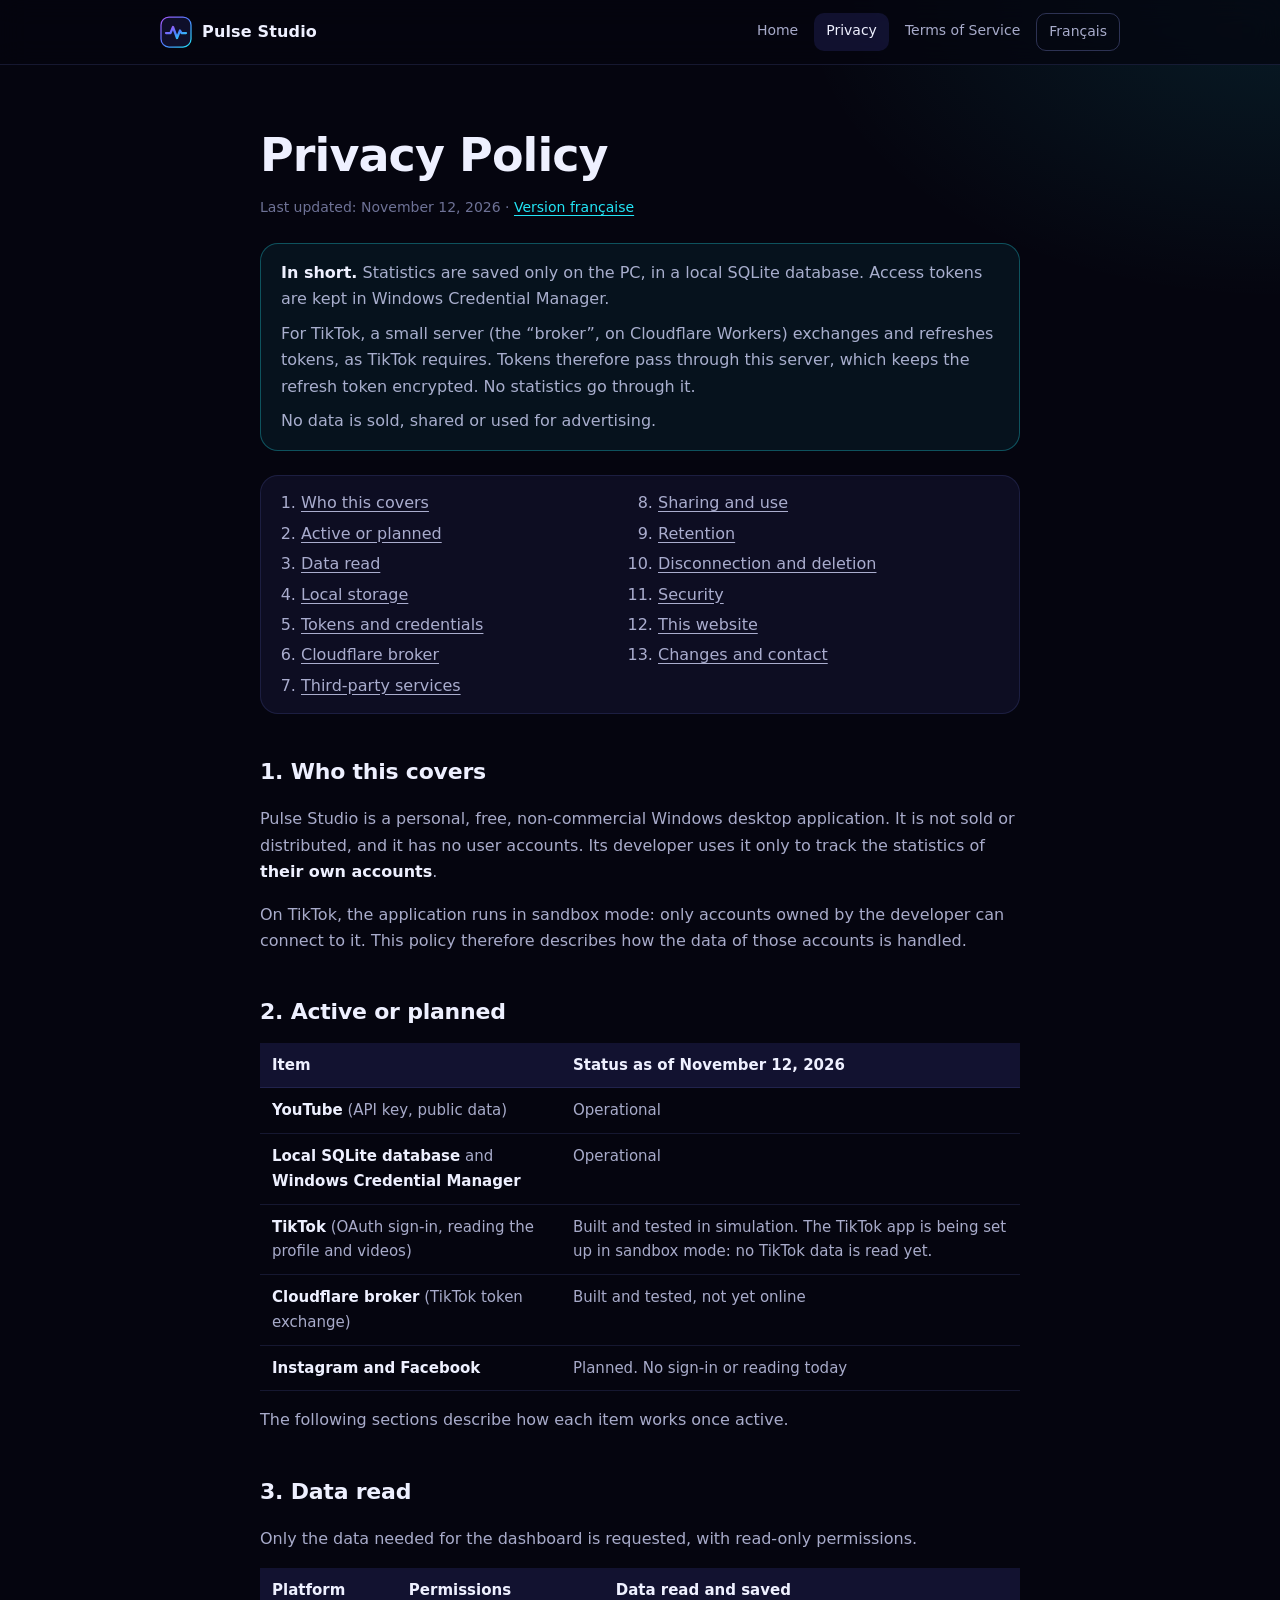
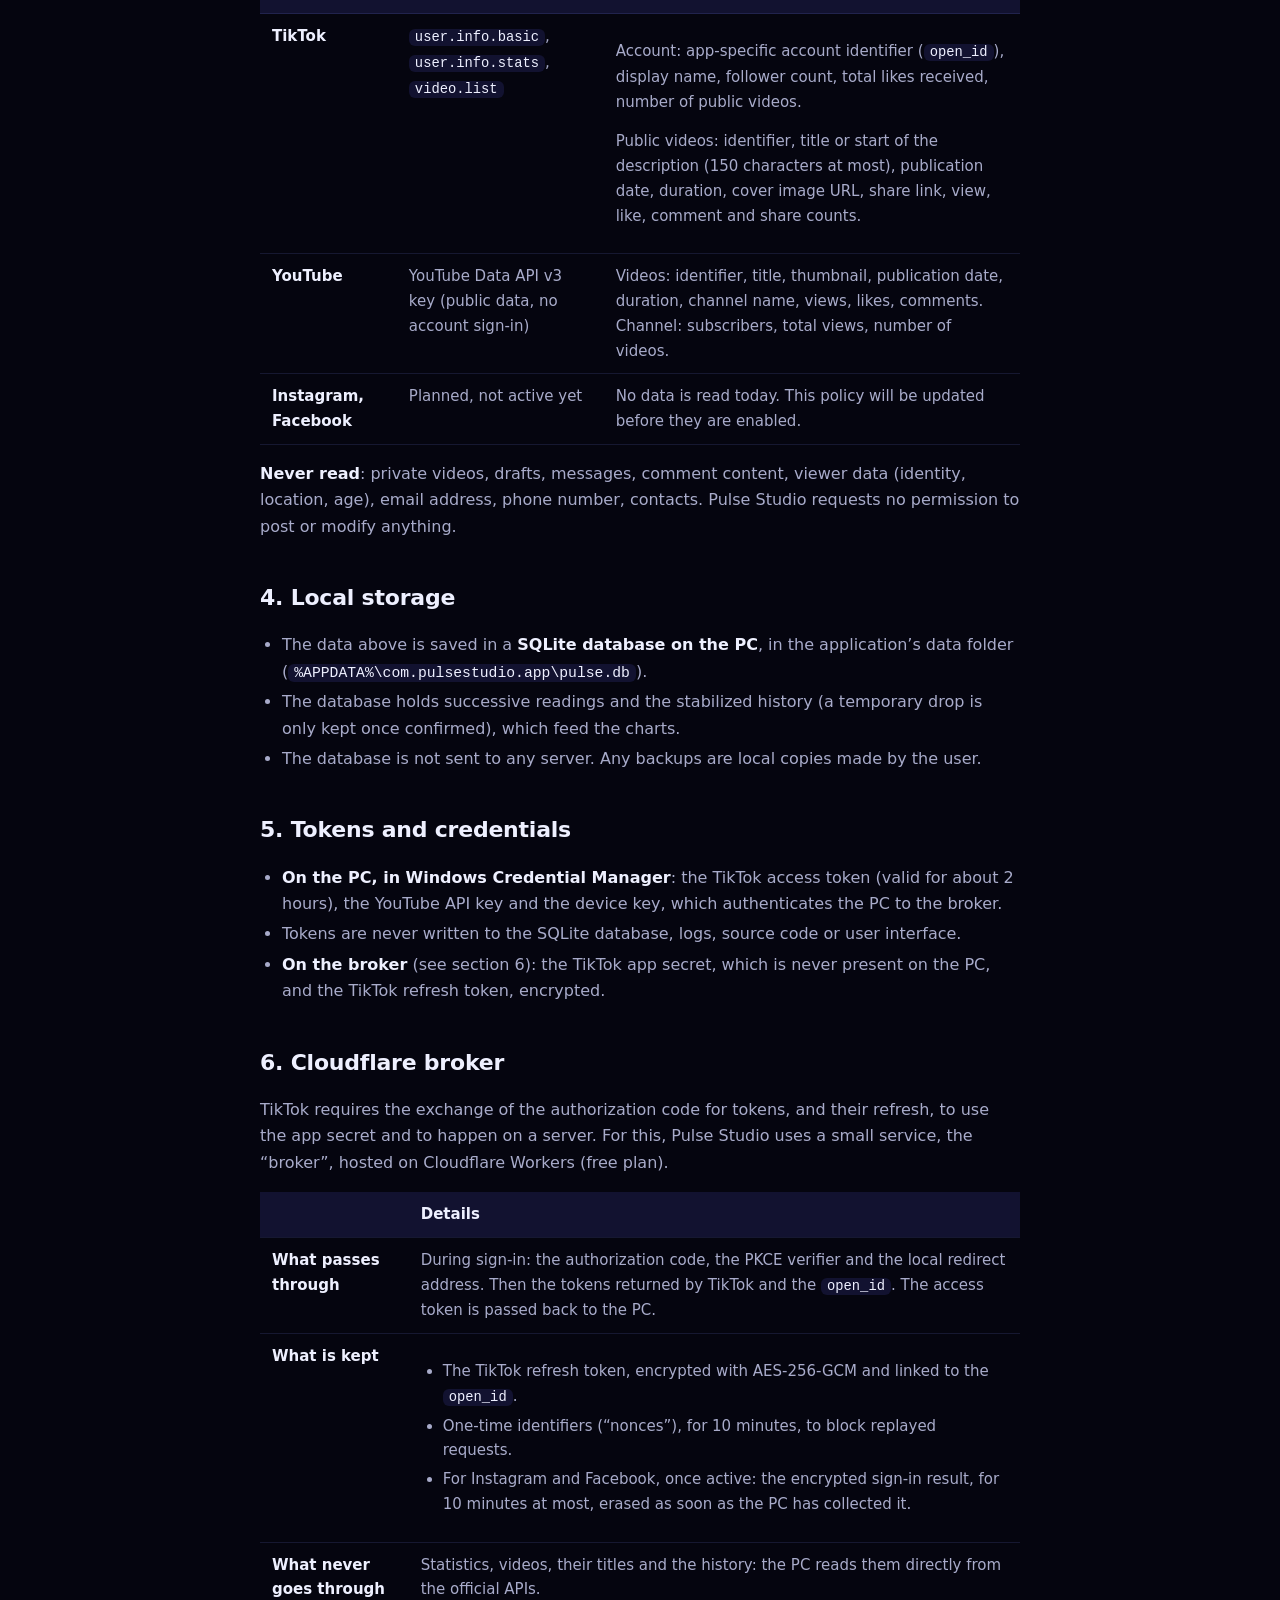
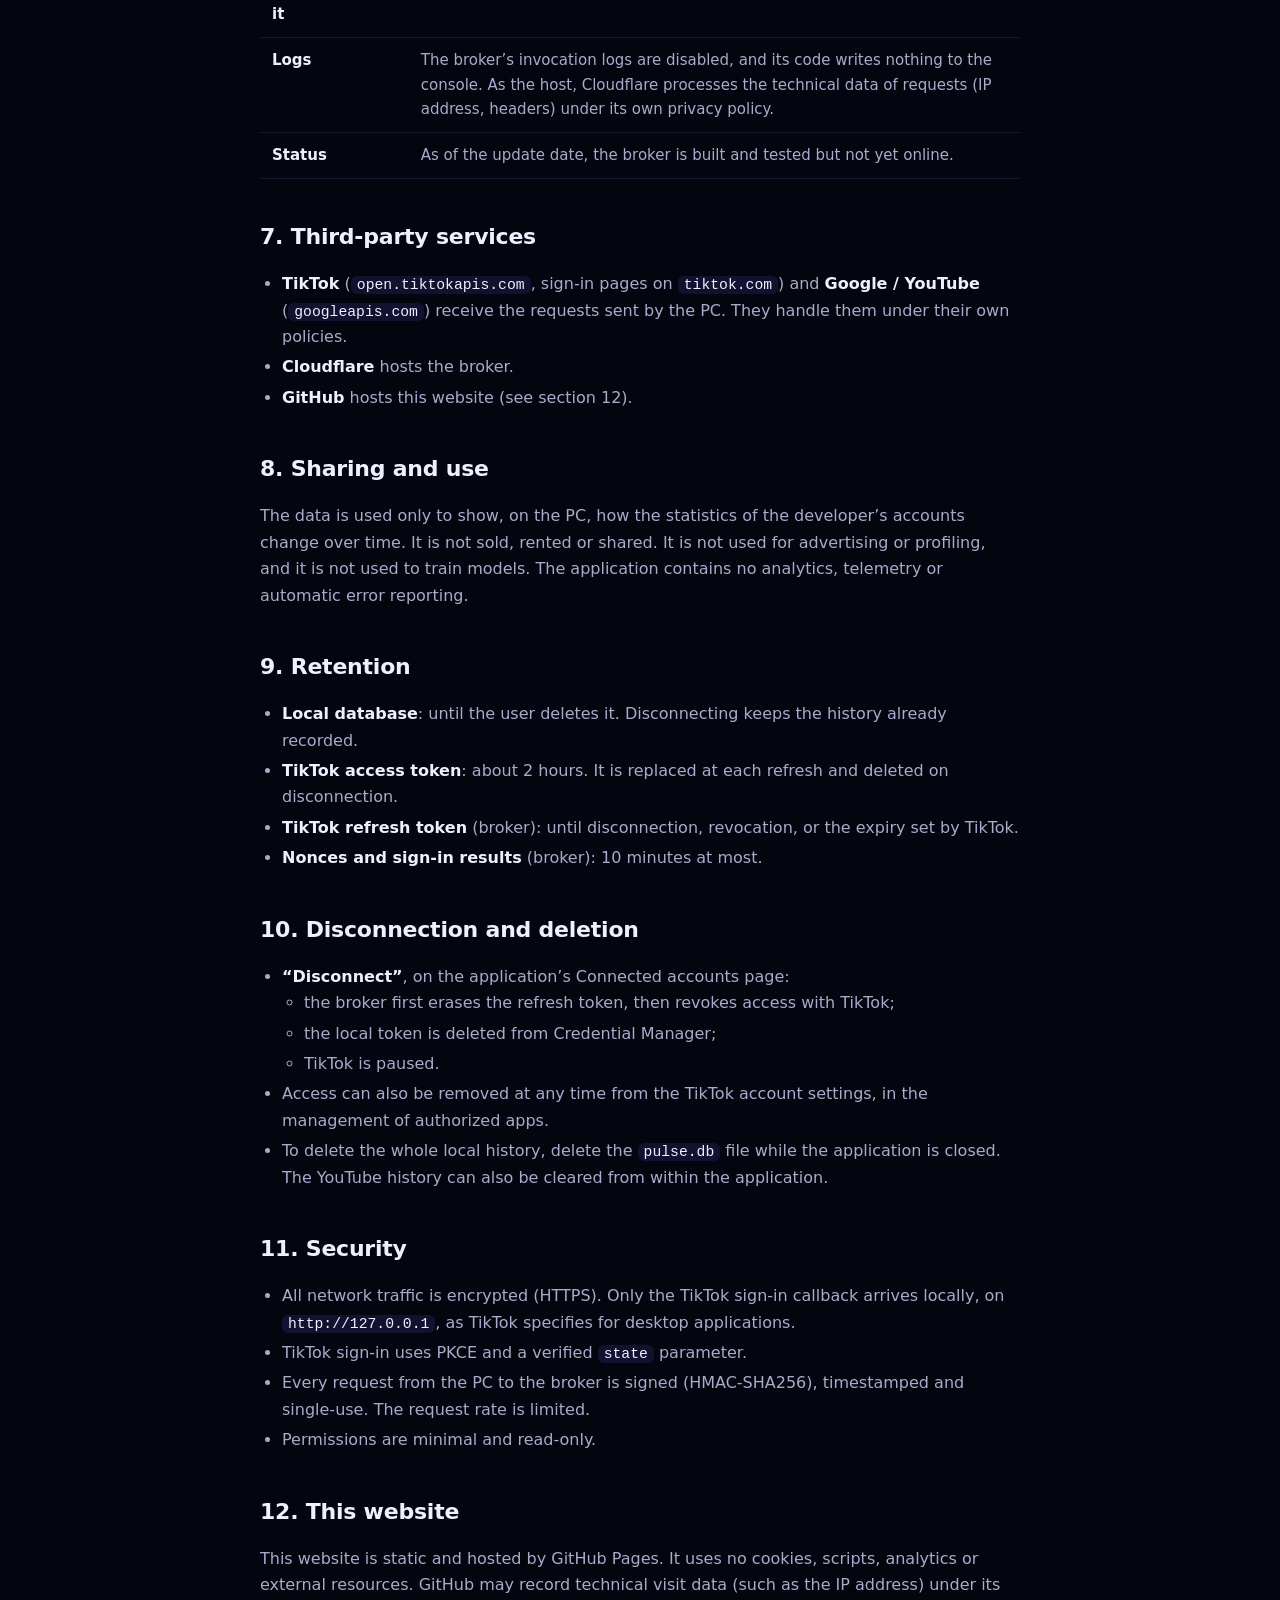
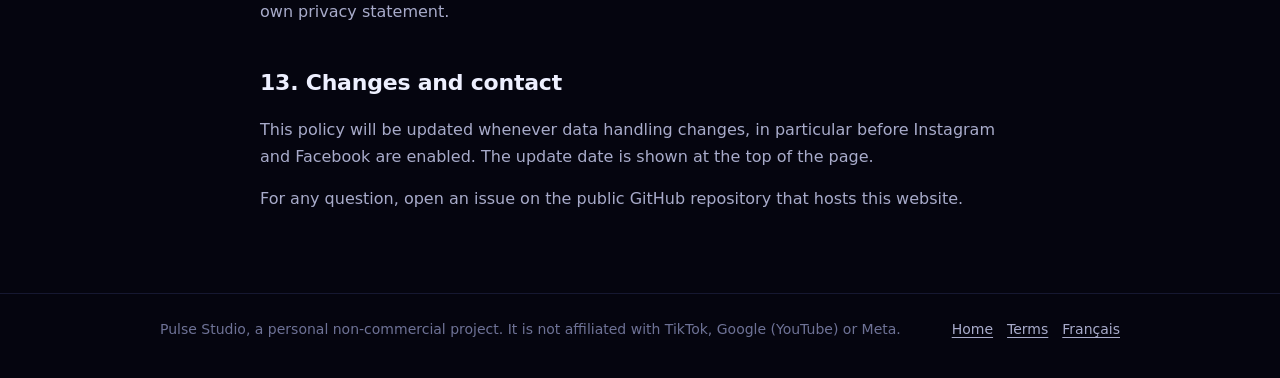
<file: en/privacy.html>
<!doctype html>
<html lang="en">
<head>
  <meta charset="utf-8">
  <meta name="viewport" content="width=device-width, initial-scale=1">
  <title>Privacy · Pulse Studio</title>
  <meta name="description" content="Pulse Studio Privacy Policy: data read, local SQLite storage, OAuth tokens and the Cloudflare token broker.">
  <meta http-equiv="Content-Security-Policy" content="default-src 'self'; style-src 'self'; img-src 'self'; script-src 'none'; base-uri 'none'; form-action 'none'">
  <meta name="referrer" content="no-referrer">
  <link rel="icon" href="../assets/icon.svg" type="image/svg+xml">
  <link rel="stylesheet" href="../assets/style.css">
  <link rel="alternate" hreflang="fr" href="../confidentialite.html">
</head>
<body>
  <header class="top">
    <div class="wrap">
      <a class="brand" href="index.html"><img src="../assets/icon.svg" alt="" width="32" height="32"> Pulse Studio</a>
      <nav class="nav" aria-label="Navigation">
        <a href="index.html">Home</a>
        <a href="privacy.html" aria-current="page">Privacy</a>
        <a href="terms.html">Terms of Service</a>
        <a class="lang" href="../confidentialite.html" hreflang="fr" lang="fr">Français</a>
      </nav>
    </div>
  </header>

  <main class="wrap doc">
    <h1>Privacy Policy</h1>
    <p class="meta">Last updated: November 12, 2026 · <a href="../confidentialite.html" hreflang="fr" lang="fr">Version française</a></p>

    <div class="note">
      <p><strong>In short.</strong> Statistics are saved only on the PC, in a local SQLite database. Access tokens are kept in
        Windows Credential Manager.</p>
      <p>For TikTok, a small server (the “broker”, on Cloudflare Workers) exchanges and refreshes tokens, as TikTok requires. Tokens
        therefore pass through this server, which keeps the refresh token encrypted. No statistics go through it.</p>
      <p>No data is sold, shared or used for advertising.</p>
    </div>

    <nav class="toc" aria-label="Contents">
      <ol>
        <li><a href="#scope">Who this covers</a></li>
        <li><a href="#status">Active or planned</a></li>
        <li><a href="#data">Data read</a></li>
        <li><a href="#storage">Local storage</a></li>
        <li><a href="#tokens">Tokens and credentials</a></li>
        <li><a href="#broker">Cloudflare broker</a></li>
        <li><a href="#third">Third-party services</a></li>
        <li><a href="#sharing">Sharing and use</a></li>
        <li><a href="#retention">Retention</a></li>
        <li><a href="#choices">Disconnection and deletion</a></li>
        <li><a href="#security">Security</a></li>
        <li><a href="#site">This website</a></li>
        <li><a href="#contact">Changes and contact</a></li>
      </ol>
    </nav>

    <h2 id="scope">1. Who this covers</h2>
    <p>Pulse Studio is a personal, free, non-commercial Windows desktop application. It is not sold or distributed, and it has no
      user accounts. Its developer uses it only to track the statistics of <strong>their own accounts</strong>.</p>
    <p>On TikTok, the application runs in sandbox mode: only accounts owned by the developer can connect to it. This policy
      therefore describes how the data of those accounts is handled.</p>

    <h2 id="status">2. Active or planned</h2>
    <table>
      <thead><tr><th>Item</th><th>Status as of November 12, 2026</th></tr></thead>
      <tbody>
        <tr><td><strong>YouTube</strong> (API key, public data)</td><td>Operational</td></tr>
        <tr><td><strong>Local SQLite database</strong> and <strong>Windows Credential Manager</strong></td><td>Operational</td></tr>
        <tr><td><strong>TikTok</strong> (OAuth sign-in, reading the profile and videos)</td><td>Built and tested in simulation. The TikTok app is being set up in sandbox mode: no TikTok data is read yet.</td></tr>
        <tr><td><strong>Cloudflare broker</strong> (TikTok token exchange)</td><td>Built and tested, not yet online</td></tr>
        <tr><td><strong>Instagram and Facebook</strong></td><td>Planned. No sign-in or reading today</td></tr>
      </tbody>
    </table>
    <p>The following sections describe how each item works once active.</p>

    <h2 id="data">3. Data read</h2>
    <p>Only the data needed for the dashboard is requested, with read-only permissions.</p>
    <table>
      <thead><tr><th>Platform</th><th>Permissions</th><th>Data read and saved</th></tr></thead>
      <tbody>
        <tr>
          <td><strong>TikTok</strong></td>
          <td><code>user.info.basic</code>, <code>user.info.stats</code>, <code>video.list</code></td>
          <td>
            <p>Account: app-specific account identifier (<code>open_id</code>), display name, follower count, total likes received,
              number of public videos.</p>
            <p>Public videos: identifier, title or start of the description (150 characters at most), publication date, duration,
              cover image URL, share link, view, like, comment and share counts.</p>
          </td>
        </tr>
        <tr>
          <td><strong>YouTube</strong></td>
          <td>YouTube Data API v3 key (public data, no account sign-in)</td>
          <td>Videos: identifier, title, thumbnail, publication date, duration, channel name, views, likes, comments. Channel:
            subscribers, total views, number of videos.</td>
        </tr>
        <tr>
          <td><strong>Instagram, Facebook</strong></td>
          <td>Planned, not active yet</td>
          <td>No data is read today. This policy will be updated before they are enabled.</td>
        </tr>
      </tbody>
    </table>
    <p><strong>Never read</strong>: private videos, drafts, messages, comment content, viewer data (identity, location, age), email
      address, phone number, contacts. Pulse Studio requests no permission to post or modify anything.</p>

    <h2 id="storage">4. Local storage</h2>
    <ul>
      <li>The data above is saved in a <strong>SQLite database on the PC</strong>, in the application’s data folder
        (<code>%APPDATA%\com.pulsestudio.app\pulse.db</code>).</li>
      <li>The database holds successive readings and the stabilized history (a temporary drop is only kept once confirmed), which
        feed the charts.</li>
      <li>The database is not sent to any server. Any backups are local copies made by the user.</li>
    </ul>

    <h2 id="tokens">5. Tokens and credentials</h2>
    <ul>
      <li><strong>On the PC, in Windows Credential Manager</strong>: the TikTok access token (valid for about 2 hours), the YouTube
        API key and the device key, which authenticates the PC to the broker.</li>
      <li>Tokens are never written to the SQLite database, logs, source code or user interface.</li>
      <li><strong>On the broker</strong> (see section 6): the TikTok app secret, which is never present on the PC, and the TikTok
        refresh token, encrypted.</li>
    </ul>

    <h2 id="broker">6. Cloudflare broker</h2>
    <p>TikTok requires the exchange of the authorization code for tokens, and their refresh, to use the app secret and to happen on
      a server. For this, Pulse Studio uses a small service, the “broker”, hosted on Cloudflare Workers (free plan).</p>
    <table>
      <thead><tr><th></th><th>Details</th></tr></thead>
      <tbody>
        <tr>
          <td><strong>What passes through</strong></td>
          <td>During sign-in: the authorization code, the PKCE verifier and the local redirect address. Then the tokens returned by
            TikTok and the <code>open_id</code>. The access token is passed back to the PC.</td>
        </tr>
        <tr>
          <td><strong>What is kept</strong></td>
          <td>
            <ul>
              <li>The TikTok refresh token, encrypted with AES-256-GCM and linked to the <code>open_id</code>.</li>
              <li>One-time identifiers (“nonces”), for 10 minutes, to block replayed requests.</li>
              <li>For Instagram and Facebook, once active: the encrypted sign-in result, for 10 minutes at most, erased as soon as the
                PC has collected it.</li>
            </ul>
          </td>
        </tr>
        <tr>
          <td><strong>What never goes through it</strong></td>
          <td>Statistics, videos, their titles and the history: the PC reads them directly from the official APIs.</td>
        </tr>
        <tr>
          <td><strong>Logs</strong></td>
          <td>The broker’s invocation logs are disabled, and its code writes nothing to the console. As the host, Cloudflare
            processes the technical data of requests (IP address, headers) under its own privacy policy.</td>
        </tr>
        <tr>
          <td><strong>Status</strong></td>
          <td>As of the update date, the broker is built and tested but not yet online.</td>
        </tr>
      </tbody>
    </table>

    <h2 id="third">7. Third-party services</h2>
    <ul>
      <li><strong>TikTok</strong> (<code>open.tiktokapis.com</code>, sign-in pages on <code>tiktok.com</code>) and <strong>Google /
        YouTube</strong> (<code>googleapis.com</code>) receive the requests sent by the PC. They handle them under their own
        policies.</li>
      <li><strong>Cloudflare</strong> hosts the broker.</li>
      <li><strong>GitHub</strong> hosts this website (see section 12).</li>
    </ul>

    <h2 id="sharing">8. Sharing and use</h2>
    <p>The data is used only to show, on the PC, how the statistics of the developer’s accounts change over time. It is not sold,
      rented or shared. It is not used for advertising or profiling, and it is not used to train models. The application contains
      no analytics, telemetry or automatic error reporting.</p>

    <h2 id="retention">9. Retention</h2>
    <ul>
      <li><strong>Local database</strong>: until the user deletes it. Disconnecting keeps the history already recorded.</li>
      <li><strong>TikTok access token</strong>: about 2 hours. It is replaced at each refresh and deleted on disconnection.</li>
      <li><strong>TikTok refresh token</strong> (broker): until disconnection, revocation, or the expiry set by TikTok.</li>
      <li><strong>Nonces and sign-in results</strong> (broker): 10 minutes at most.</li>
    </ul>

    <h2 id="choices">10. Disconnection and deletion</h2>
    <ul>
      <li><strong>“Disconnect”</strong>, on the application’s Connected accounts page:
        <ul>
          <li>the broker first erases the refresh token, then revokes access with TikTok;</li>
          <li>the local token is deleted from Credential Manager;</li>
          <li>TikTok is paused.</li>
        </ul>
      </li>
      <li>Access can also be removed at any time from the TikTok account settings, in the management of authorized apps.</li>
      <li>To delete the whole local history, delete the <code>pulse.db</code> file while the application is closed. The YouTube
        history can also be cleared from within the application.</li>
    </ul>

    <h2 id="security">11. Security</h2>
    <ul>
      <li>All network traffic is encrypted (HTTPS). Only the TikTok sign-in callback arrives locally, on
        <code>http://127.0.0.1</code>, as TikTok specifies for desktop applications.</li>
      <li>TikTok sign-in uses PKCE and a verified <code>state</code> parameter.</li>
      <li>Every request from the PC to the broker is signed (HMAC-SHA256), timestamped and single-use. The request rate is
        limited.</li>
      <li>Permissions are minimal and read-only.</li>
    </ul>

    <h2 id="site">12. This website</h2>
    <p>This website is static and hosted by GitHub Pages. It uses no cookies, scripts, analytics or external resources. GitHub may
      record technical visit data (such as the IP address) under its own privacy statement.</p>

    <h2 id="contact">13. Changes and contact</h2>
    <p>This policy will be updated whenever data handling changes, in particular before Instagram and Facebook are enabled. The
      update date is shown at the top of the page.</p>
    <p>For any question, open an issue on the public GitHub repository that hosts this website.</p>
  </main>

  <footer>
    <div class="wrap">
      <p>Pulse Studio, a personal non-commercial project. It is not affiliated with TikTok, Google (YouTube) or Meta.</p>
      <nav aria-label="Legal pages">
        <a href="index.html">Home</a>
        <a href="terms.html">Terms</a>
        <a href="../confidentialite.html" hreflang="fr" lang="fr">Français</a>
      </nav>
    </div>
  </footer>
</body>
</html>
</file>
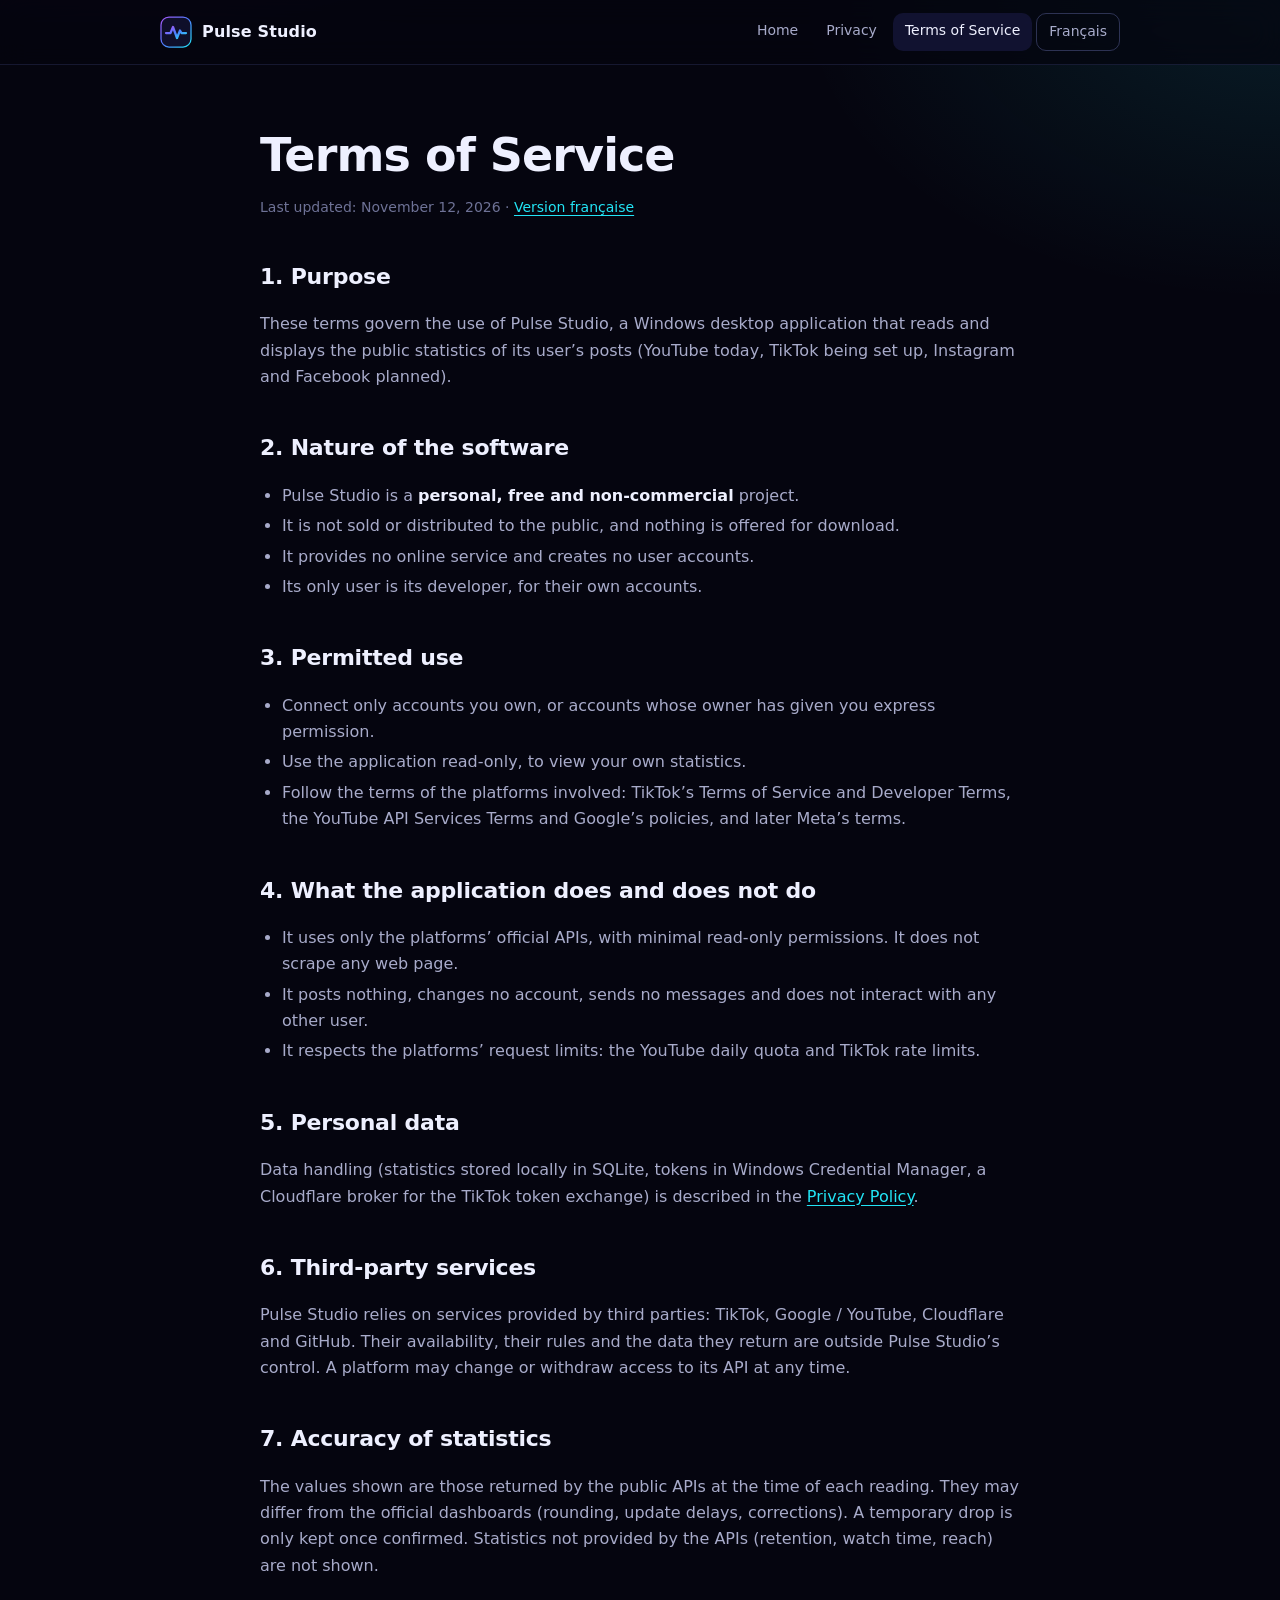
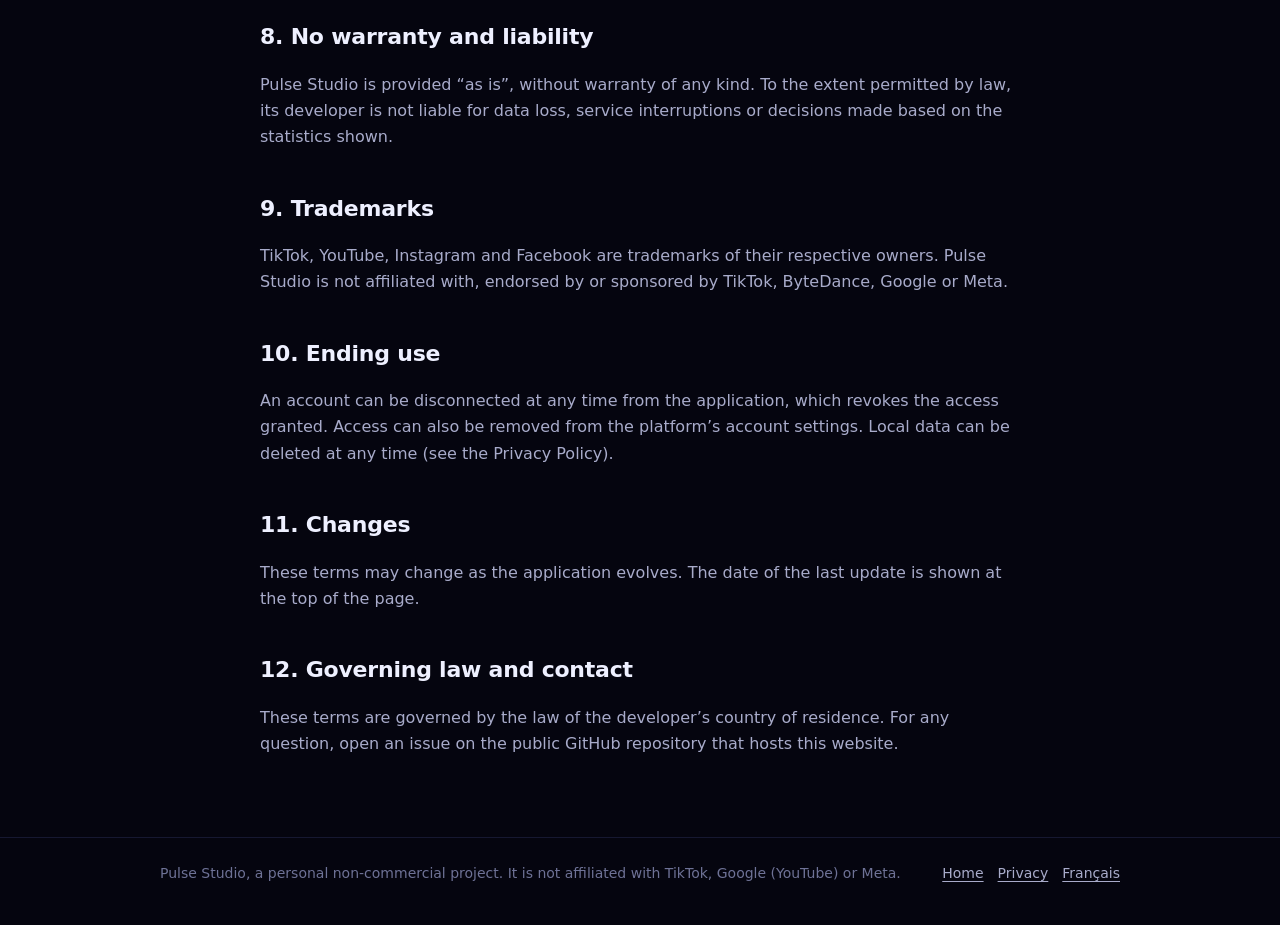
<file: en/terms.html>
<!doctype html>
<html lang="en">
<head>
  <meta charset="utf-8">
  <meta name="viewport" content="width=device-width, initial-scale=1">
  <title>Terms of Service · Pulse Studio</title>
  <meta name="description" content="Terms of Service of Pulse Studio, a personal, free and non-commercial desktop application.">
  <meta http-equiv="Content-Security-Policy" content="default-src 'self'; style-src 'self'; img-src 'self'; script-src 'none'; base-uri 'none'; form-action 'none'">
  <meta name="referrer" content="no-referrer">
  <link rel="icon" href="../assets/icon.svg" type="image/svg+xml">
  <link rel="stylesheet" href="../assets/style.css">
  <link rel="alternate" hreflang="fr" href="../conditions.html">
</head>
<body>
  <header class="top">
    <div class="wrap">
      <a class="brand" href="index.html"><img src="../assets/icon.svg" alt="" width="32" height="32"> Pulse Studio</a>
      <nav class="nav" aria-label="Navigation">
        <a href="index.html">Home</a>
        <a href="privacy.html">Privacy</a>
        <a href="terms.html" aria-current="page">Terms of Service</a>
        <a class="lang" href="../conditions.html" hreflang="fr" lang="fr">Français</a>
      </nav>
    </div>
  </header>

  <main class="wrap doc">
    <h1>Terms of Service</h1>
    <p class="meta">Last updated: November 12, 2026 · <a href="../conditions.html" hreflang="fr" lang="fr">Version française</a></p>

    <h2>1. Purpose</h2>
    <p>These terms govern the use of Pulse Studio, a Windows desktop application that reads and displays the public statistics of
      its user’s posts (YouTube today, TikTok being set up, Instagram and Facebook planned).</p>

    <h2>2. Nature of the software</h2>
    <ul>
      <li>Pulse Studio is a <strong>personal, free and non-commercial</strong> project.</li>
      <li>It is not sold or distributed to the public, and nothing is offered for download.</li>
      <li>It provides no online service and creates no user accounts.</li>
      <li>Its only user is its developer, for their own accounts.</li>
    </ul>

    <h2>3. Permitted use</h2>
    <ul>
      <li>Connect only accounts you own, or accounts whose owner has given you express permission.</li>
      <li>Use the application read-only, to view your own statistics.</li>
      <li>Follow the terms of the platforms involved: TikTok’s Terms of Service and Developer Terms, the YouTube API Services Terms
        and Google’s policies, and later Meta’s terms.</li>
    </ul>

    <h2>4. What the application does and does not do</h2>
    <ul>
      <li>It uses only the platforms’ official APIs, with minimal read-only permissions. It does not scrape any web page.</li>
      <li>It posts nothing, changes no account, sends no messages and does not interact with any other user.</li>
      <li>It respects the platforms’ request limits: the YouTube daily quota and TikTok rate limits.</li>
    </ul>

    <h2>5. Personal data</h2>
    <p>Data handling (statistics stored locally in SQLite, tokens in Windows Credential Manager, a Cloudflare broker for the TikTok
      token exchange) is described in the <a href="privacy.html">Privacy Policy</a>.</p>

    <h2>6. Third-party services</h2>
    <p>Pulse Studio relies on services provided by third parties: TikTok, Google / YouTube, Cloudflare and GitHub. Their
      availability, their rules and the data they return are outside Pulse Studio’s control. A platform may change or withdraw
      access to its API at any time.</p>

    <h2>7. Accuracy of statistics</h2>
    <p>The values shown are those returned by the public APIs at the time of each reading. They may differ from the official
      dashboards (rounding, update delays, corrections). A temporary drop is only kept once confirmed. Statistics not provided by the
      APIs (retention, watch time, reach) are not shown.</p>

    <h2>8. No warranty and liability</h2>
    <p>Pulse Studio is provided “as is”, without warranty of any kind. To the extent permitted by law, its developer is not liable
      for data loss, service interruptions or decisions made based on the statistics shown.</p>

    <h2>9. Trademarks</h2>
    <p>TikTok, YouTube, Instagram and Facebook are trademarks of their respective owners. Pulse Studio is not affiliated with,
      endorsed by or sponsored by TikTok, ByteDance, Google or Meta.</p>

    <h2>10. Ending use</h2>
    <p>An account can be disconnected at any time from the application, which revokes the access granted. Access can also be removed
      from the platform’s account settings. Local data can be deleted at any time (see the Privacy Policy).</p>

    <h2>11. Changes</h2>
    <p>These terms may change as the application evolves. The date of the last update is shown at the top of the page.</p>

    <h2>12. Governing law and contact</h2>
    <p>These terms are governed by the law of the developer’s country of residence. For any question, open an issue on the public
      GitHub repository that hosts this website.</p>
  </main>

  <footer>
    <div class="wrap">
      <p>Pulse Studio, a personal non-commercial project. It is not affiliated with TikTok, Google (YouTube) or Meta.</p>
      <nav aria-label="Legal pages">
        <a href="index.html">Home</a>
        <a href="privacy.html">Privacy</a>
        <a href="../conditions.html" hreflang="fr" lang="fr">Français</a>
      </nav>
    </div>
  </footer>
</body>
</html>
</file>
<file: assets/style.css>
/* Pulse Studio — site public (mêmes couleurs que l'application de bureau). Aucune ressource externe. */
:root {
  --bg: #05050f;
  --bg-2: #0a0a1f;
  --surface: rgba(20, 20, 52, 0.55);
  --surface-2: rgba(28, 28, 70, 0.6);
  --border: rgba(130, 140, 255, 0.14);
  --border-strong: rgba(150, 160, 255, 0.28);
  --text: #eef0ff;
  --text-2: rgba(214, 218, 255, 0.78);
  --text-3: rgba(180, 186, 240, 0.6);
  --violet: #a855f7;
  --blue: #4f7dff;
  --cyan: #22e4f5;
  --green: #45f0b0;
  --pink: #ff5c8a;
  --grad: linear-gradient(120deg, #a855f7 0%, #4f7dff 50%, #22e4f5 100%);
  --radius: 18px;
  color-scheme: dark;
}

* {
  box-sizing: border-box;
}

html {
  background: var(--bg);
}

body {
  margin: 0;
  min-height: 100vh;
  color: var(--text);
  background:
    radial-gradient(900px 500px at 12% -10%, rgba(168, 85, 247, 0.18), transparent 60%),
    radial-gradient(800px 500px at 100% 0%, rgba(34, 228, 245, 0.1), transparent 60%),
    var(--bg);
  font-family: 'Segoe UI Variable Text', 'Segoe UI', Inter, system-ui, -apple-system, sans-serif;
  font-size: 16px;
  line-height: 1.65;
  -webkit-font-smoothing: antialiased;
}

a {
  color: var(--cyan);
  text-underline-offset: 3px;
}

a:hover {
  color: #7ff1fb;
}

:focus-visible {
  outline: 2px solid var(--cyan);
  outline-offset: 3px;
  border-radius: 6px;
}

.wrap {
  width: min(960px, 100% - 32px);
  margin: 0 auto;
}

/* En-tête */
.top {
  position: sticky;
  top: 0;
  z-index: 5;
  backdrop-filter: blur(14px);
  background: rgba(5, 5, 15, 0.72);
  border-bottom: 1px solid var(--border);
}

.top .wrap {
  display: flex;
  align-items: center;
  gap: 16px;
  min-height: 64px;
  flex-wrap: wrap;
}

.brand {
  display: inline-flex;
  align-items: center;
  gap: 10px;
  color: var(--text);
  text-decoration: none;
  font-weight: 650;
  letter-spacing: 0.01em;
}

.brand img {
  width: 32px;
  height: 32px;
}

.nav {
  display: flex;
  gap: 4px;
  margin-left: auto;
  flex-wrap: wrap;
}

.nav a {
  padding: 6px 12px;
  border-radius: 10px;
  color: var(--text-2);
  text-decoration: none;
  font-size: 14px;
}

.nav a:hover,
.nav a[aria-current='page'] {
  color: var(--text);
  background: var(--surface-2);
}

.nav .lang {
  border: 1px solid var(--border-strong);
}

/* Contenu */
main {
  padding: 48px 0 64px;
}

.hero {
  padding: 24px 0 8px;
}

.eyebrow {
  display: inline-block;
  padding: 3px 10px;
  border-radius: 999px;
  border: 1px solid var(--border-strong);
  color: var(--text-2);
  font-size: 13px;
}

h1 {
  margin: 16px 0 12px;
  font-size: clamp(30px, 5vw, 46px);
  line-height: 1.15;
  letter-spacing: -0.02em;
}

h1 .grad {
  background: var(--grad);
  -webkit-background-clip: text;
  background-clip: text;
  color: transparent;
}

h2 {
  margin: 40px 0 12px;
  font-size: 22px;
  letter-spacing: -0.01em;
}

h3 {
  margin: 0 0 6px;
  font-size: 17px;
}

p,
li {
  color: var(--text-2);
}

strong {
  color: var(--text);
}

.lead {
  max-width: 680px;
  font-size: 18px;
}

.cards {
  display: grid;
  gap: 14px;
  grid-template-columns: repeat(auto-fit, minmax(230px, 1fr));
  margin-top: 18px;
}

.card {
  padding: 18px 20px;
  border: 1px solid var(--border);
  border-radius: var(--radius);
  background: var(--surface);
}

.card p {
  margin: 0;
  font-size: 15px;
}

.status {
  display: inline-flex;
  align-items: center;
  gap: 6px;
  margin-bottom: 8px;
  font-size: 13px;
  color: var(--text-2);
}

.status::before {
  content: '';
  width: 8px;
  height: 8px;
  border-radius: 50%;
  background: var(--text-3);
}

.status.is-on::before {
  background: var(--green);
  box-shadow: 0 0 10px rgba(69, 240, 176, 0.7);
}

.status.is-setup::before {
  background: var(--cyan);
}

.note {
  margin: 24px 0;
  padding: 16px 20px;
  border: 1px solid rgba(34, 228, 245, 0.3);
  border-radius: var(--radius);
  background: rgba(34, 228, 245, 0.06);
}

.note p {
  margin: 0;
}

.note p + p {
  margin-top: 8px;
}

/* Documents juridiques */
.doc {
  max-width: 760px;
}

.doc .meta {
  color: var(--text-3);
  font-size: 14px;
}

.doc ul {
  padding-left: 22px;
}

.doc li + li {
  margin-top: 4px;
}

.toc {
  margin: 20px 0 8px;
  padding: 14px 20px;
  border: 1px solid var(--border);
  border-radius: var(--radius);
  background: var(--surface);
}

.toc ol {
  margin: 0;
  padding-left: 20px;
  columns: 2 240px;
}

.toc a {
  color: var(--text-2);
}

table {
  width: 100%;
  border-collapse: collapse;
  margin: 12px 0;
  font-size: 15px;
  display: block;
  overflow-x: auto;
}

th,
td {
  padding: 10px 12px;
  border-bottom: 1px solid var(--border);
  text-align: left;
  vertical-align: top;
  color: var(--text-2);
}

th {
  color: var(--text);
  font-weight: 600;
  background: var(--surface-2);
}

code {
  padding: 1px 6px;
  border-radius: 6px;
  background: var(--surface-2);
  color: var(--text);
  font-size: 0.92em;
  word-break: break-word;
}

/* Pied de page */
footer {
  border-top: 1px solid var(--border);
  padding: 24px 0 40px;
  font-size: 14px;
}

footer .wrap {
  display: flex;
  gap: 16px;
  flex-wrap: wrap;
  justify-content: space-between;
}

footer p {
  margin: 0;
  color: var(--text-3);
}

footer nav {
  display: flex;
  gap: 14px;
  flex-wrap: wrap;
}

footer a {
  color: var(--text-2);
}

@media (max-width: 560px) {
  .top .wrap {
    padding: 8px 0;
  }
  .nav {
    margin-left: 0;
  }
  main {
    padding-top: 28px;
  }
}

@media (prefers-reduced-motion: no-preference) {
  .card {
    transition: border-color 0.2s ease, transform 0.2s ease;
  }
  .card:hover {
    border-color: var(--border-strong);
    transform: translateY(-2px);
  }
}

/* Ancres sous l'en-tête fixe */
[id] {
  scroll-margin-top: 88px;
}

/* Petits écrans : tableaux empilés (une ligne = un bloc), navigation sur plusieurs lignes */
@media (max-width: 640px) {
  .top .wrap {
    gap: 6px;
  }
  .nav {
    width: 100%;
    gap: 2px;
  }
  .nav a {
    padding: 5px 9px;
  }
  table,
  thead,
  tbody,
  tr,
  th,
  td {
    display: block;
    width: 100%;
  }
  table {
    overflow: visible;
  }
  thead {
    display: none;
  }
  tr {
    padding: 12px 0;
    border-bottom: 1px solid var(--border);
  }
  td {
    padding: 2px 0;
    border: 0;
  }
  td:first-child {
    color: var(--text);
    padding-bottom: 4px;
  }
  [id] {
    scroll-margin-top: 120px;
  }
}
</file>
